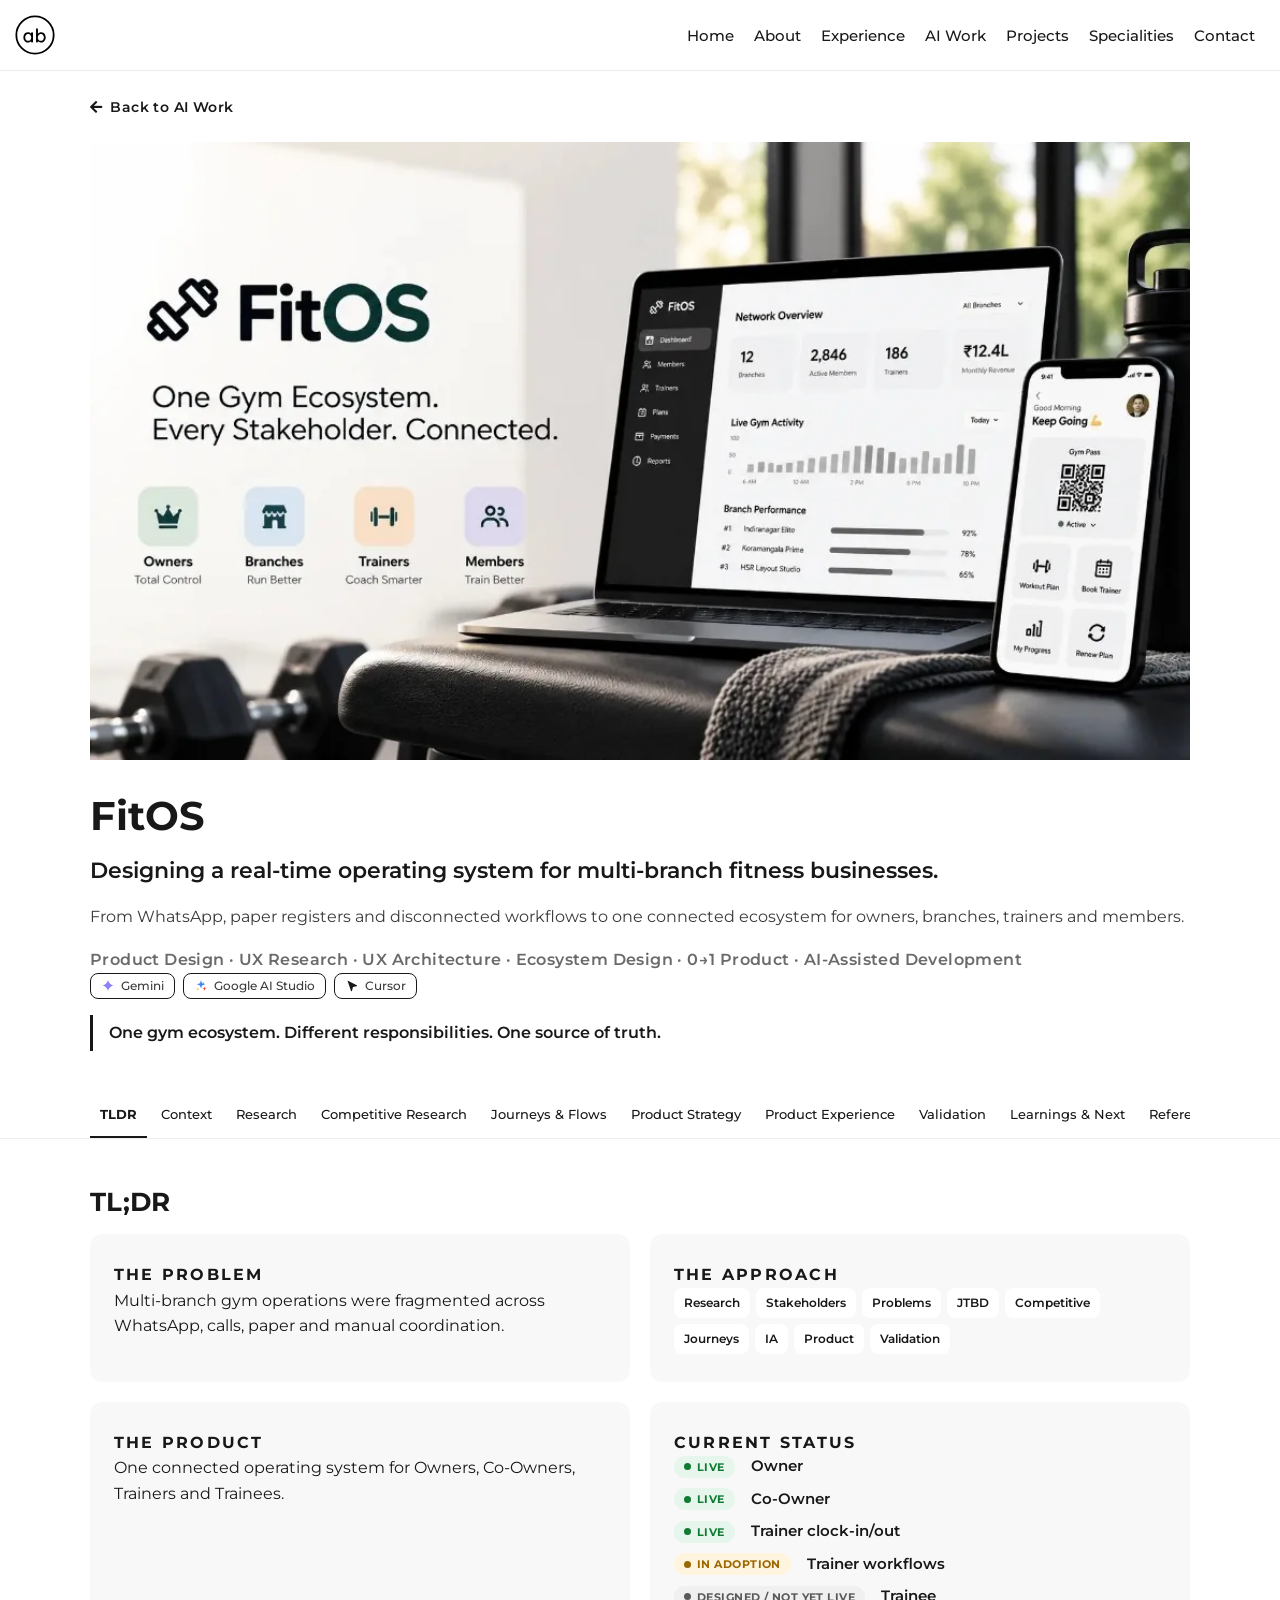
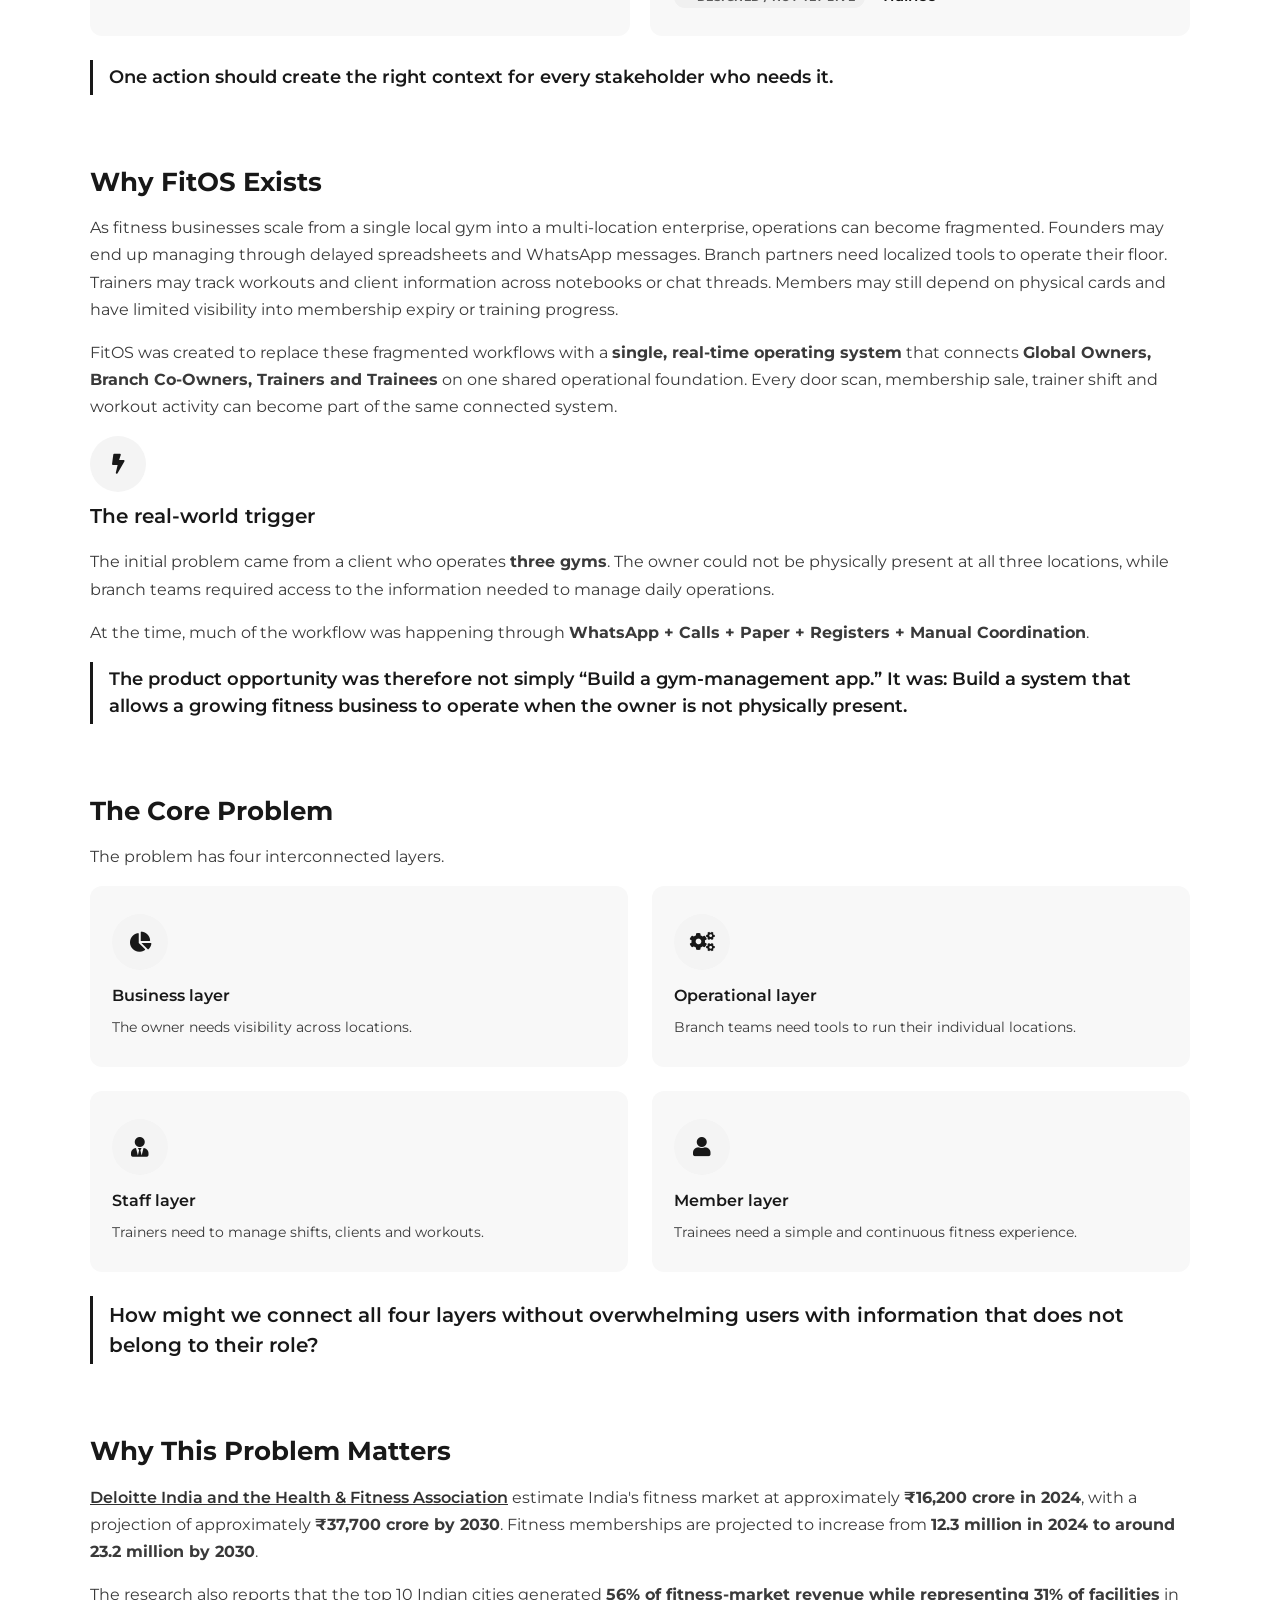
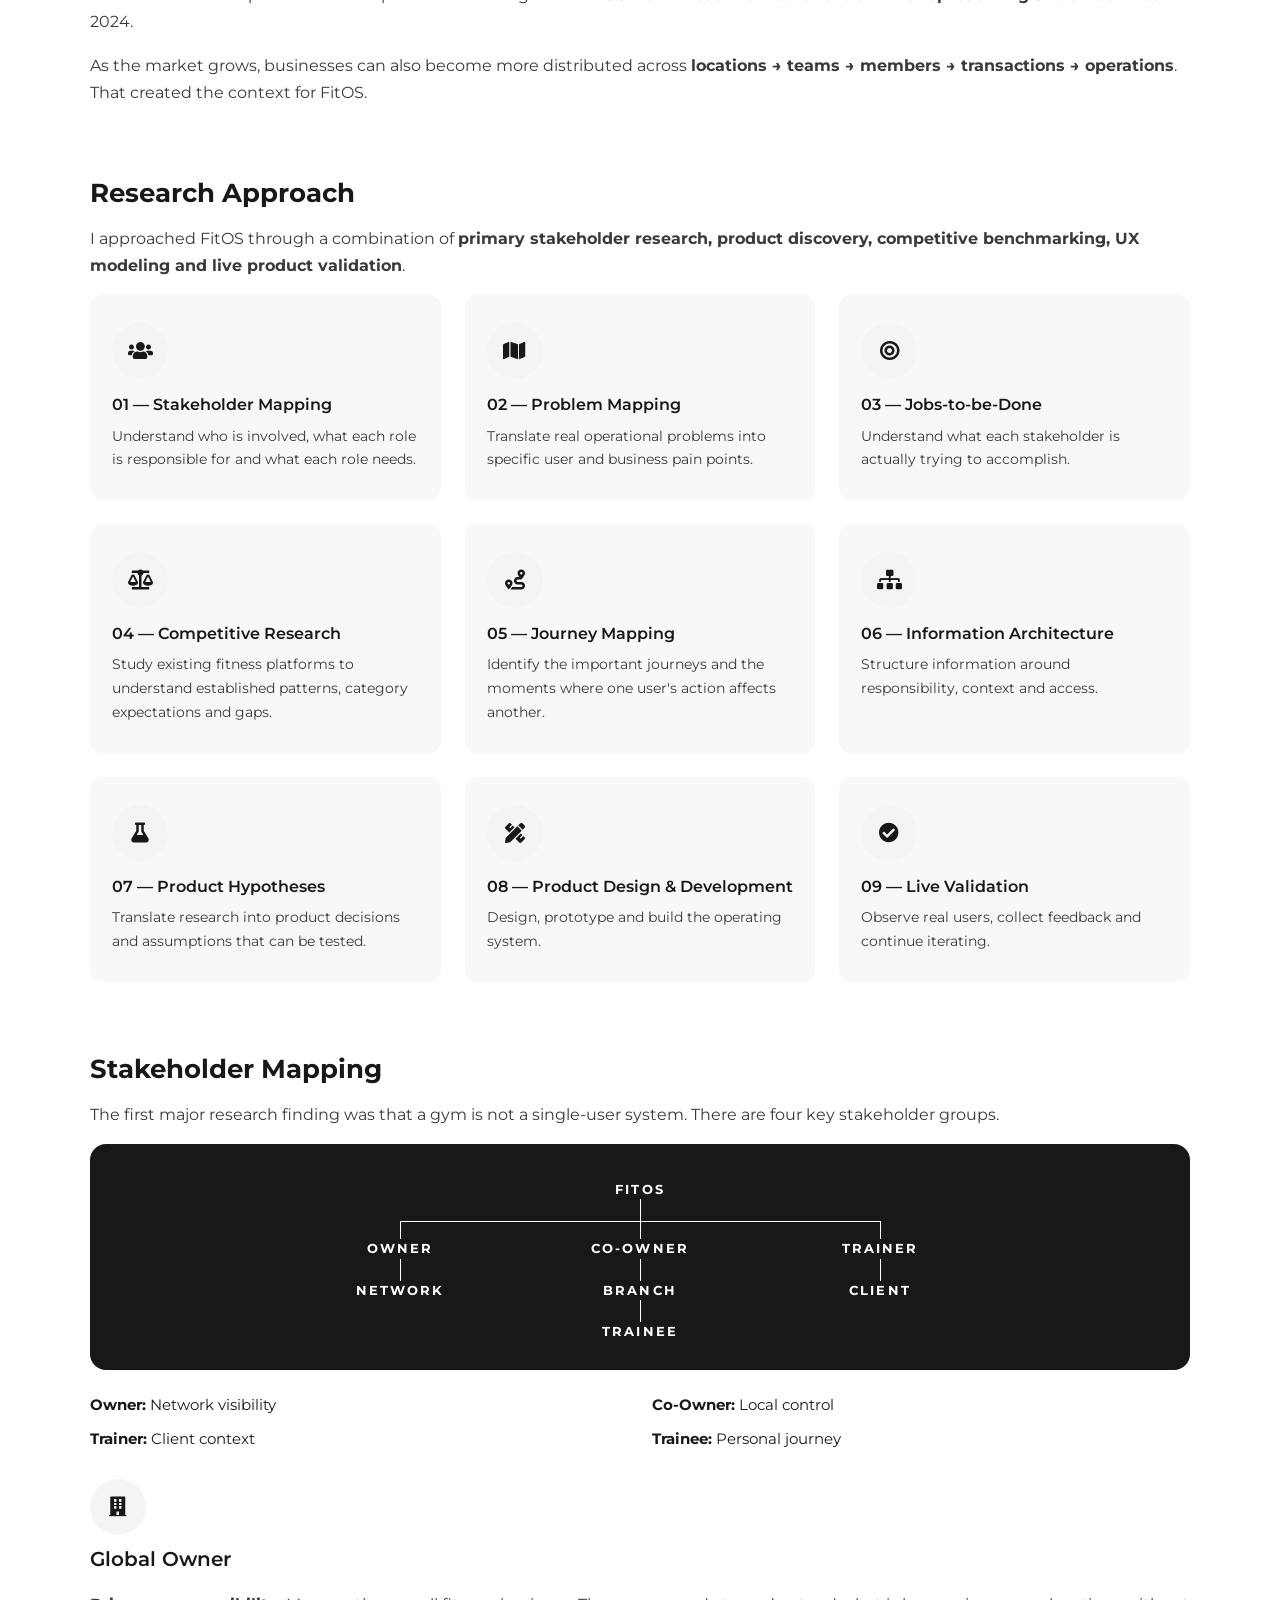
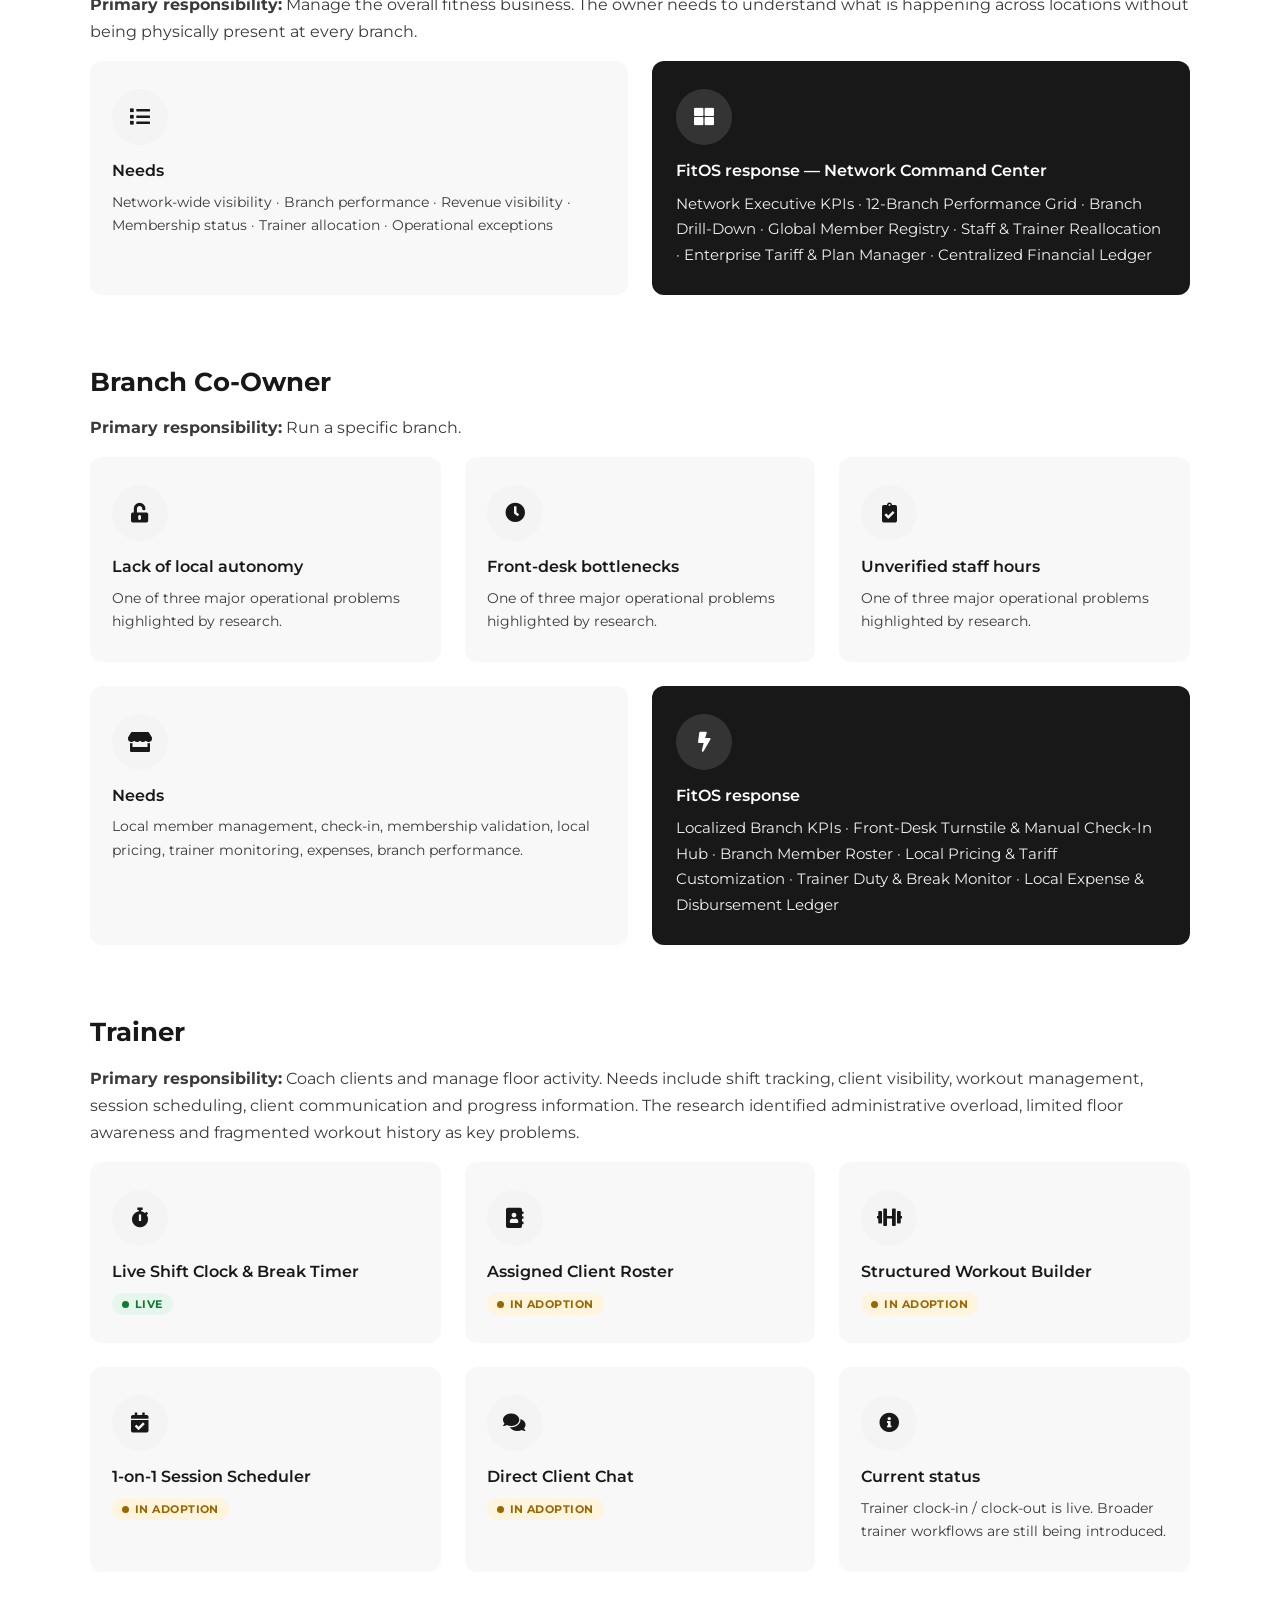
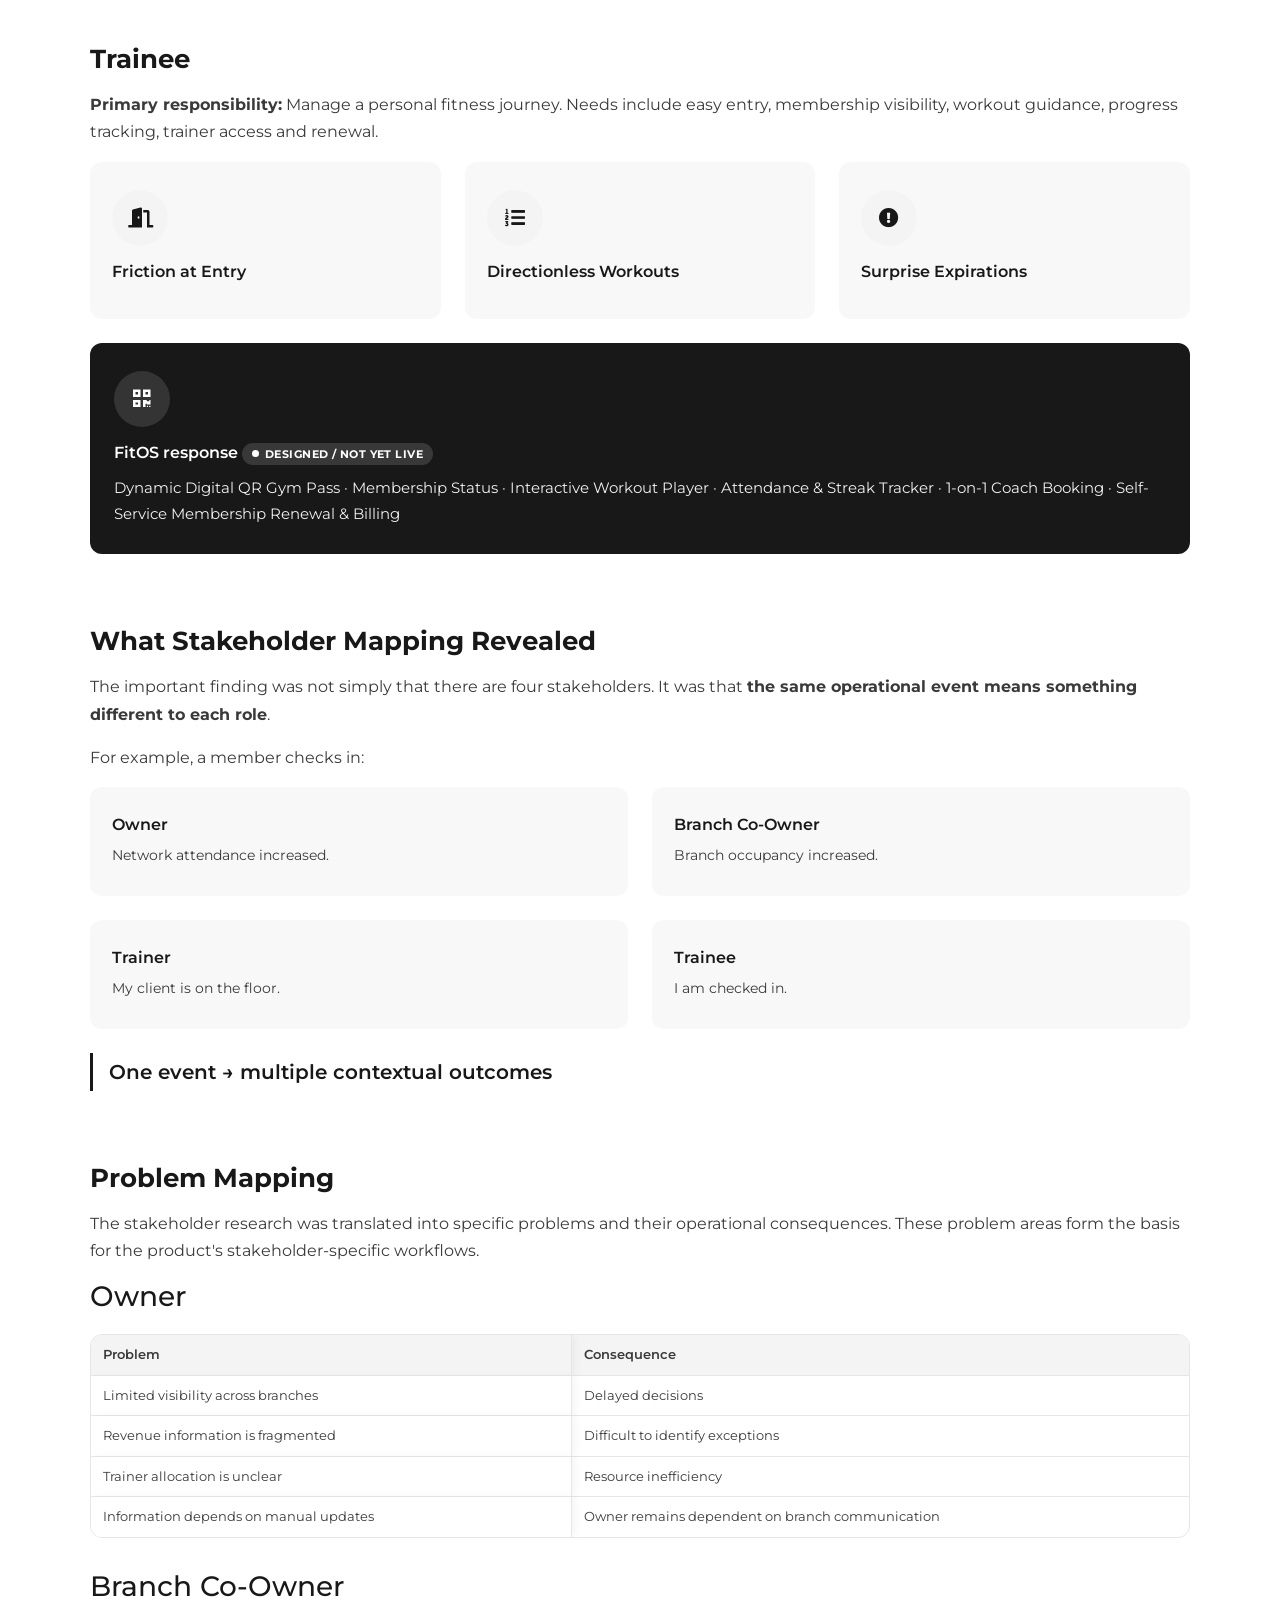
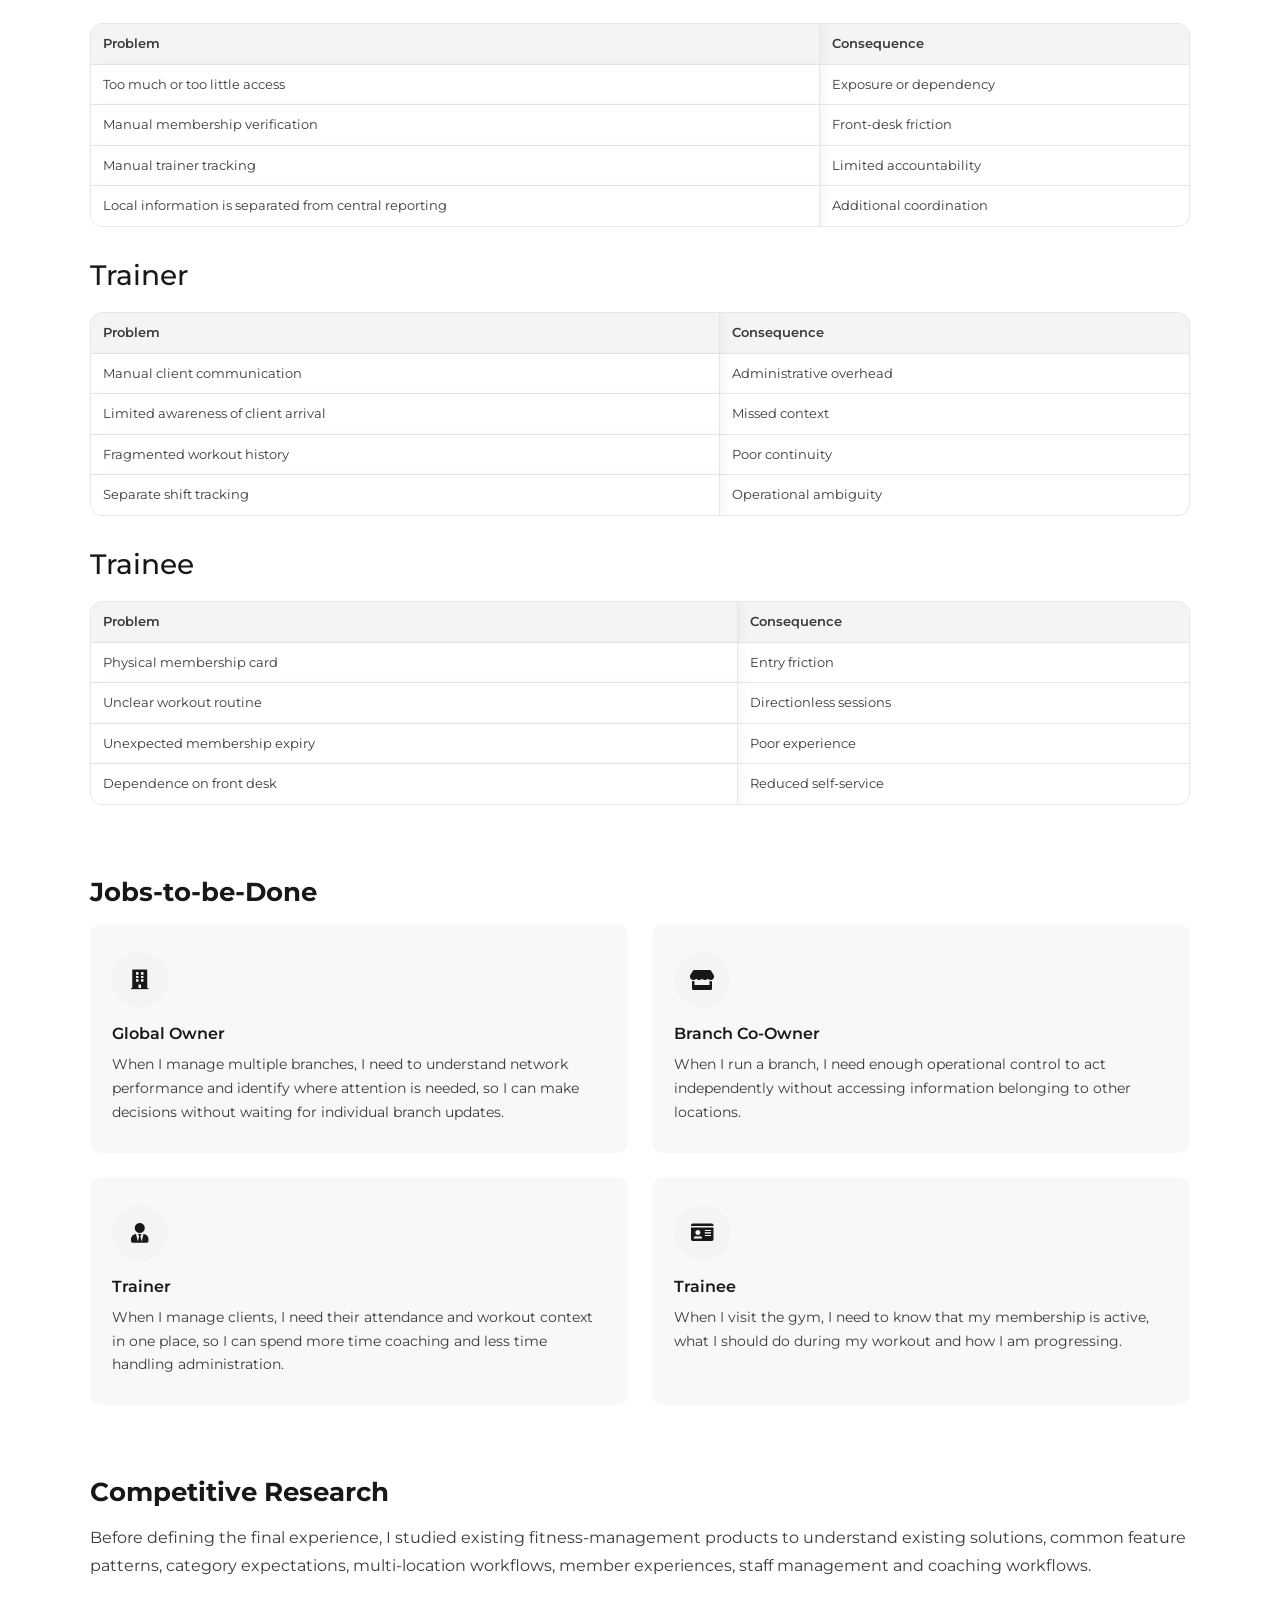
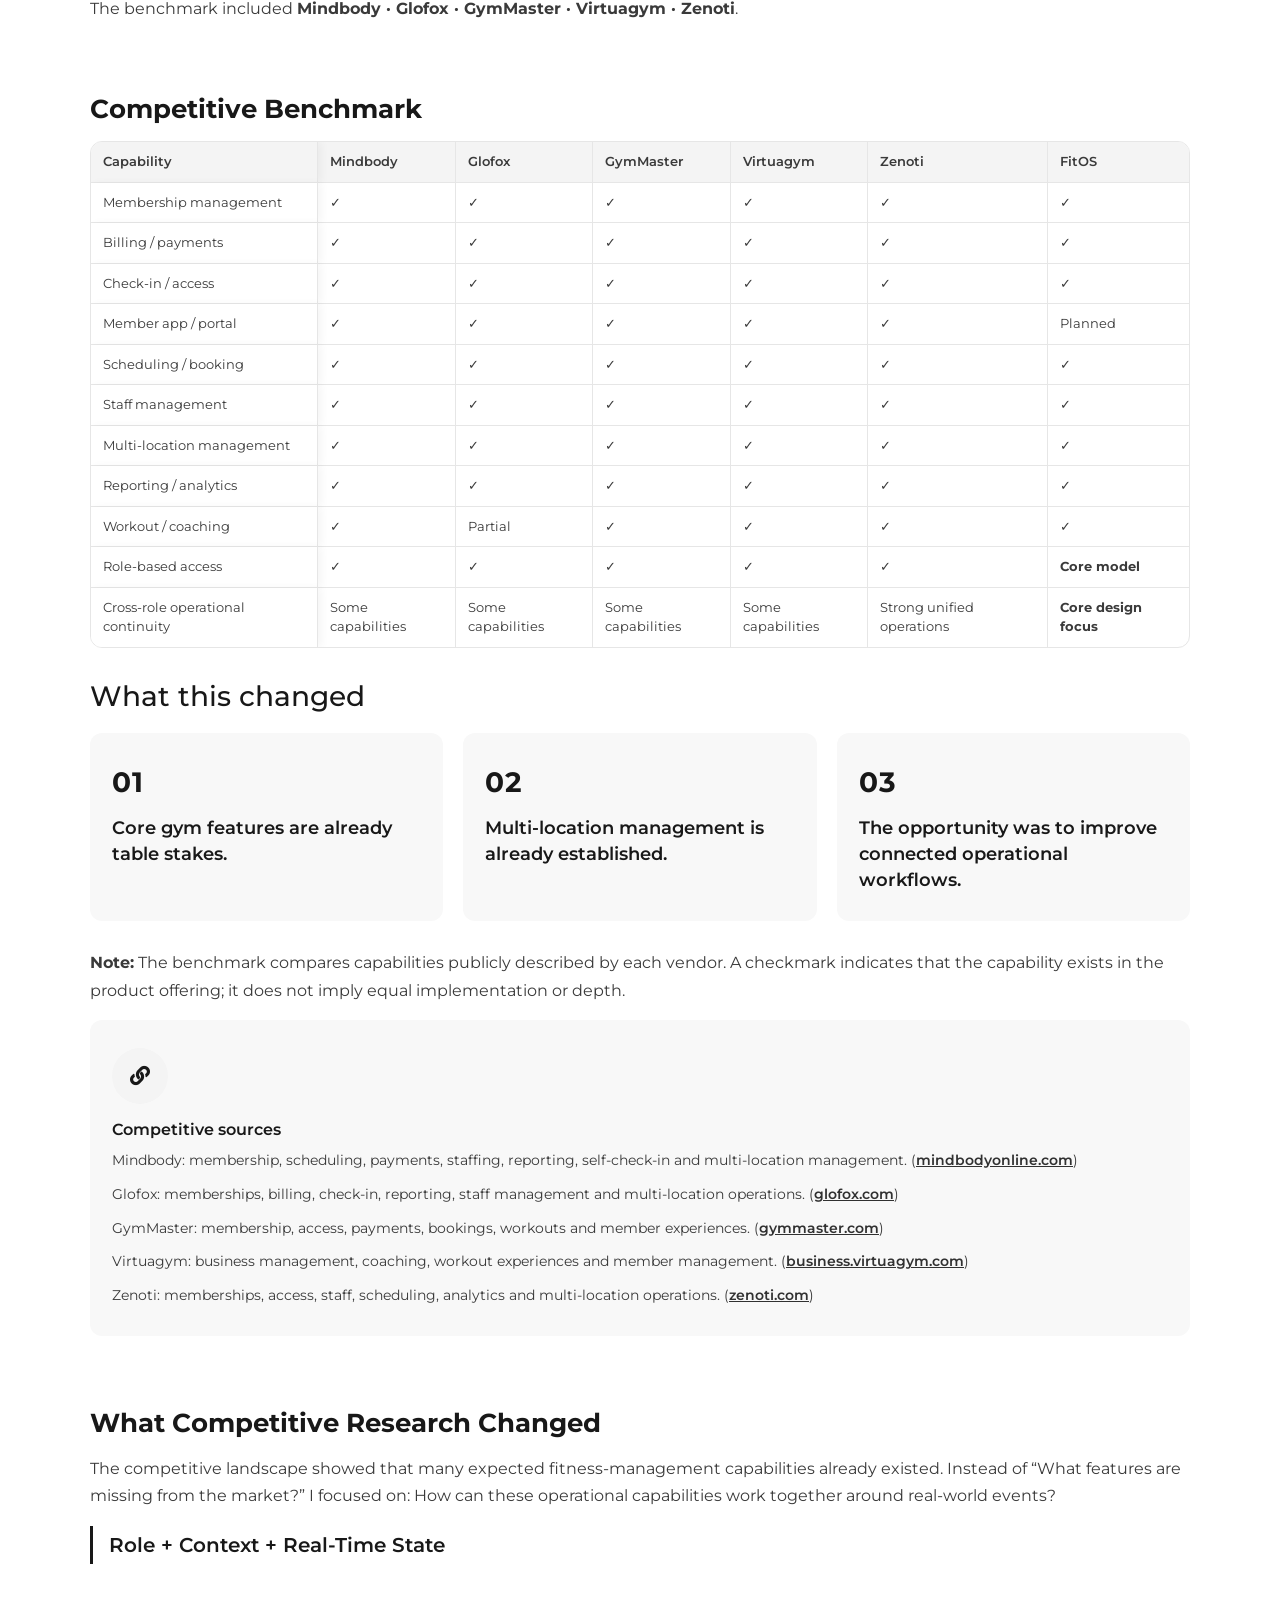
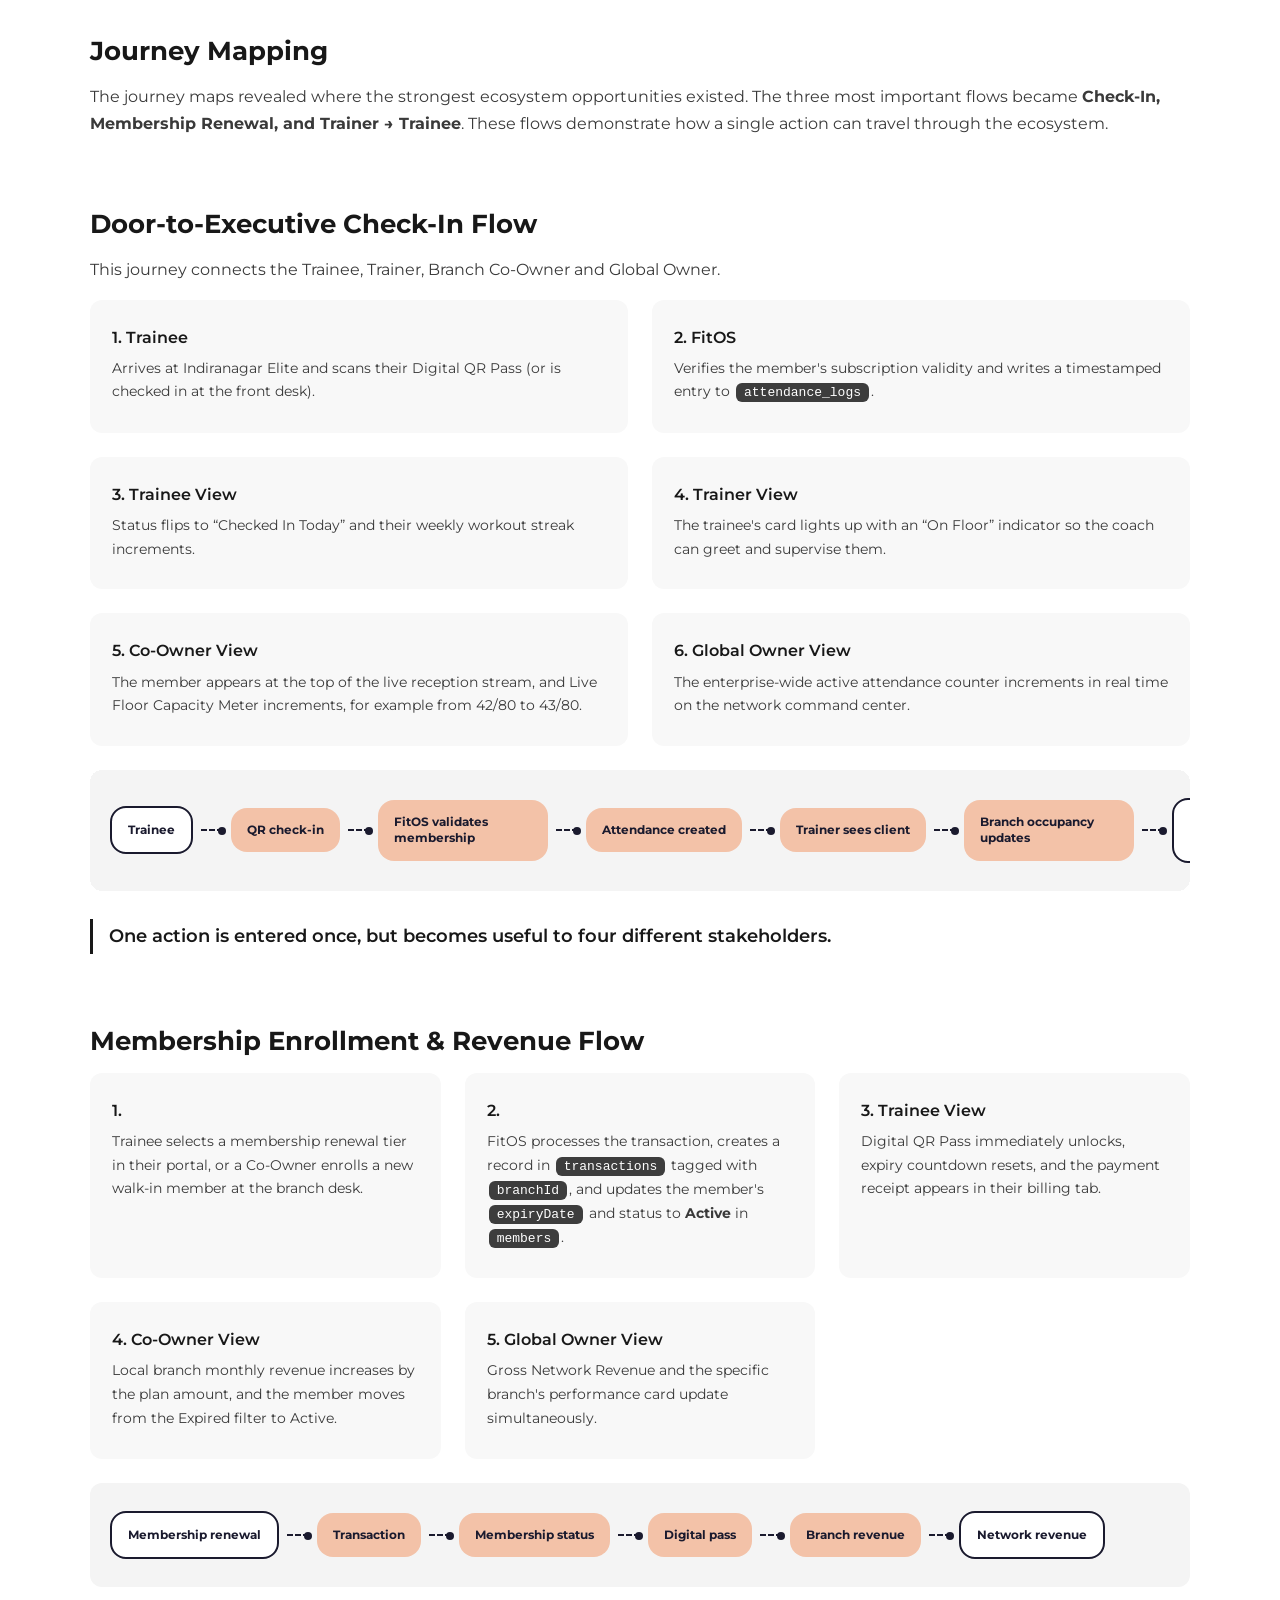
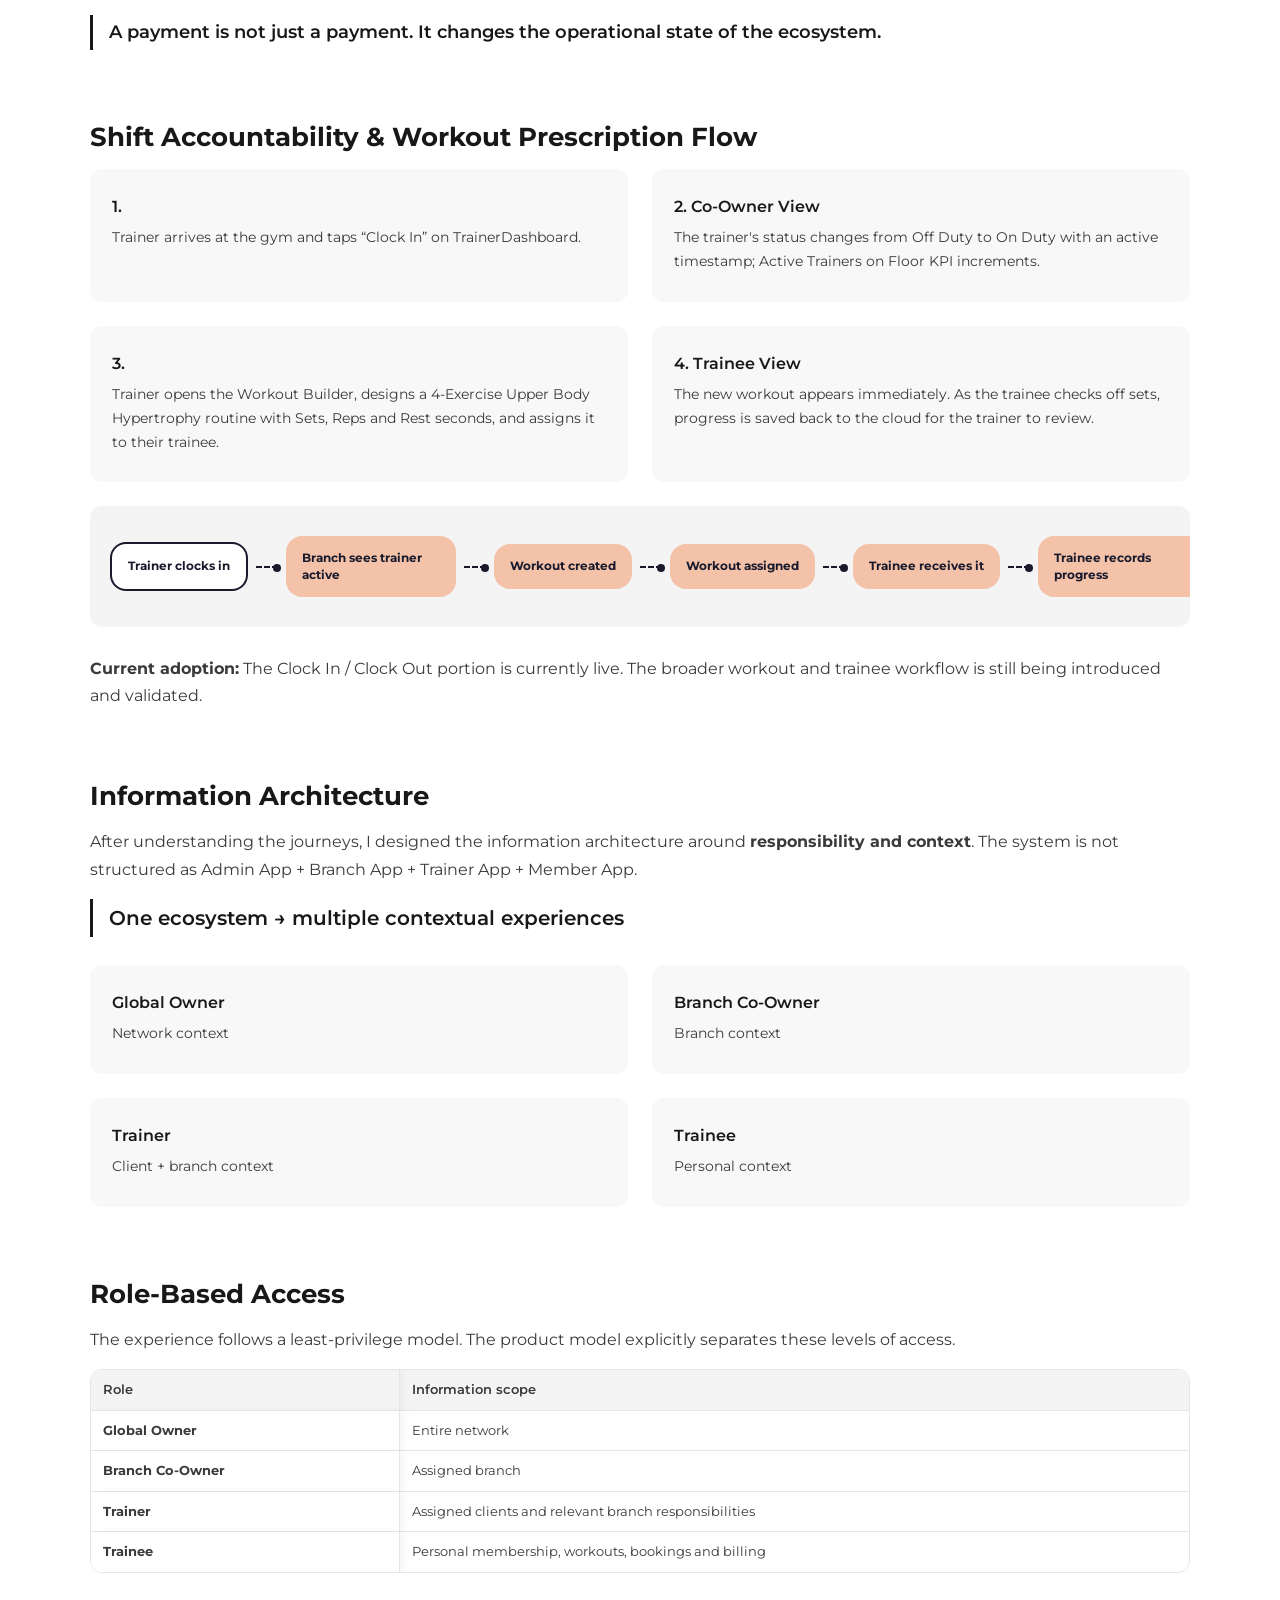
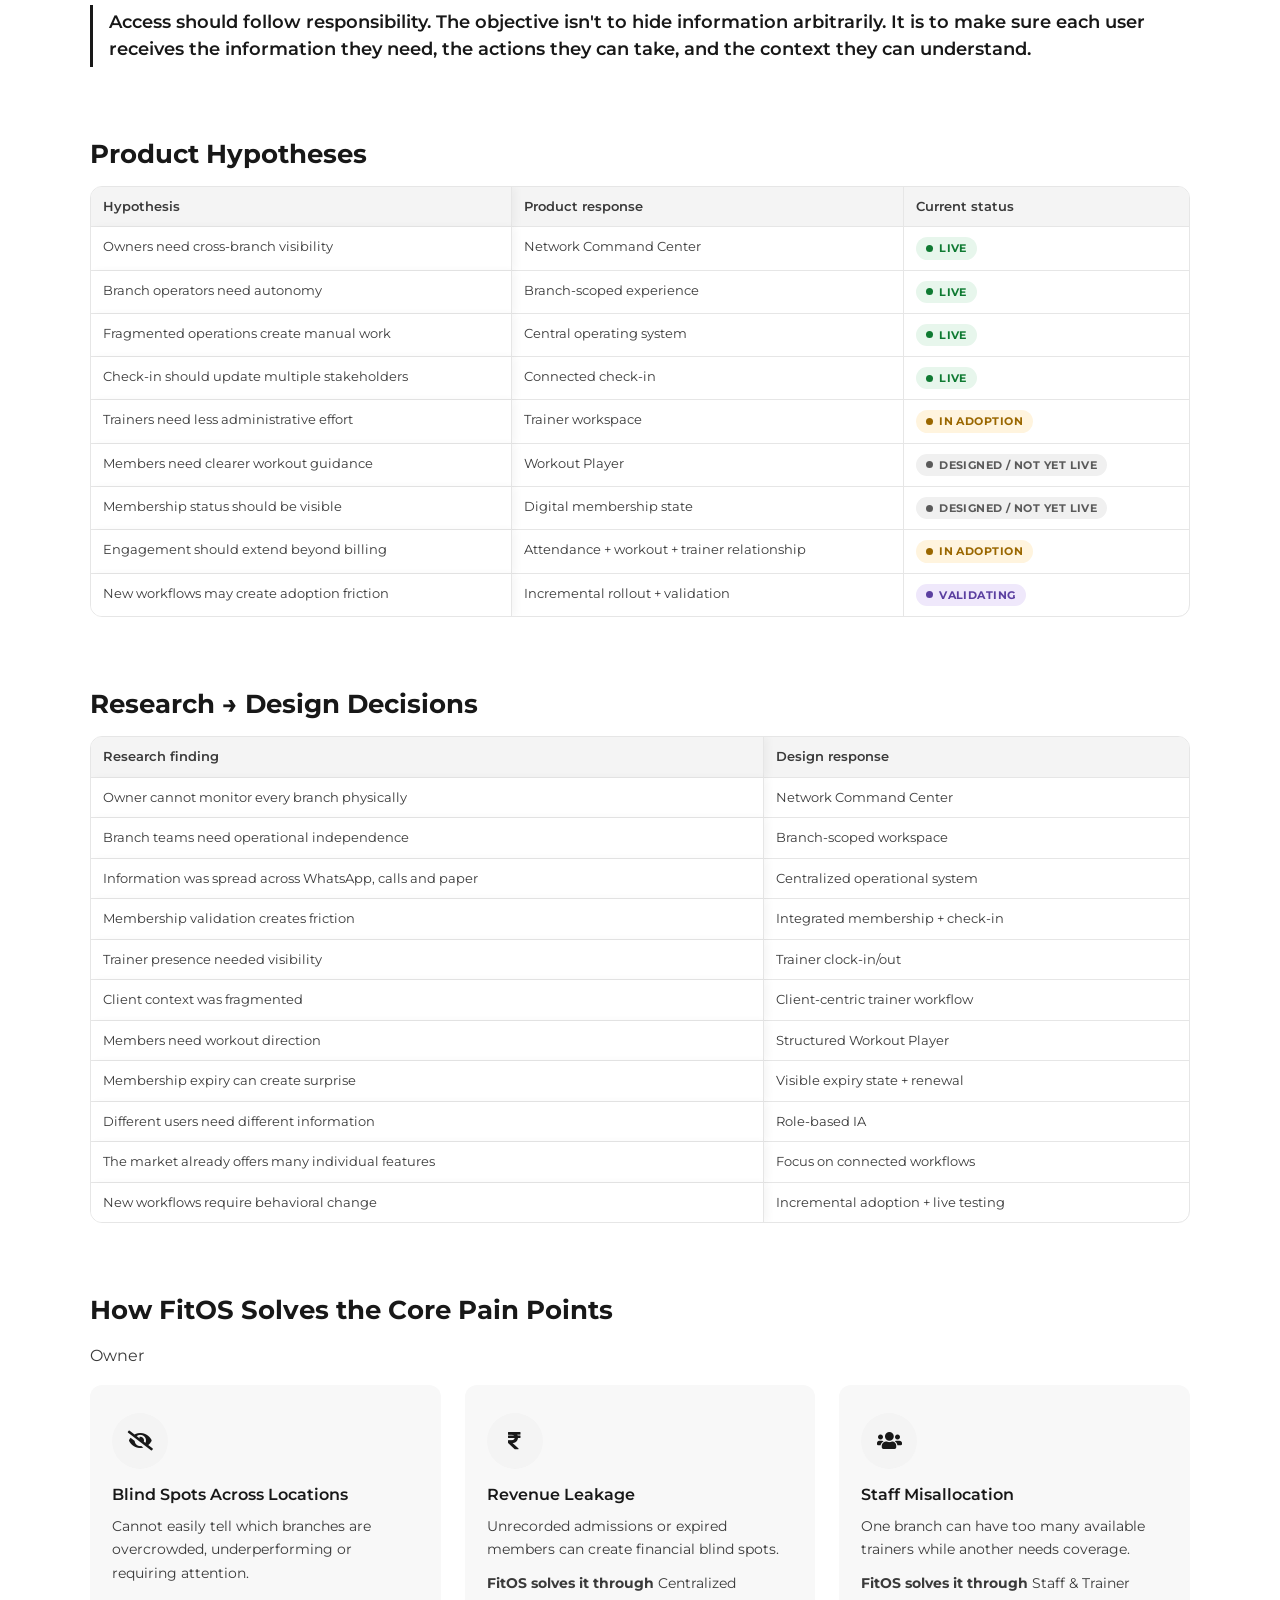
<file: website/work/fitos.html>
<!DOCTYPE html>
<html lang="en">

<head>
  <meta charset="utf-8" />
  <title>FitOS — Abhishek Bhowmick</title>
  <meta content="width=device-width, initial-scale=1.0" name="viewport" />
  <meta content="FitOS, gym OS, product design, UX research, Abhishek Bhowmick" name="keywords" />
  <meta
    content="Designing a real-time operating system for multi-branch fitness businesses."
    name="description" />
  <link rel="apple-touch-icon" sizes="180x180" href="../img/favicon.png" />
  <link href="../img/favicon.png" rel="icon" />
  <link href="https://fonts.googleapis.com/css2?family=Montserrat:wght@300;400;500;600;700&display=swap"
    rel="stylesheet" />
  <link href="https://stackpath.bootstrapcdn.com/bootstrap/4.4.1/css/bootstrap.min.css" rel="stylesheet" />
  <link href="https://cdnjs.cloudflare.com/ajax/libs/font-awesome/5.10.0/css/all.min.css" rel="stylesheet" />
  <link href="../lib/animate/animate.min.css" rel="stylesheet" />
  <link href="../css/style.css" rel="stylesheet" />
</head>

<body class="work-layout">
  <div class="navbar navbar-expand-lg bg-light navbar-light">
    <div class="container-fluid">
      <a href="../index.html" class="navbar-brand">
        <img src="../img/abhishek-bhowmick-logo.svg" alt="Abhishek" />
      </a>
      <button type="button" class="navbar-toggler" data-toggle="collapse" data-target="#navbarCollapse">
        <span class="navbar-toggler-icon"></span>
      </button>
      <div class="collapse navbar-collapse justify-content-between" id="navbarCollapse">
        <div class="navbar-nav ml-auto">
          <a href="../index.html#home" class="nav-item nav-link">Home</a>
          <a href="../index.html#about" class="nav-item nav-link">About</a>
          <a href="../index.html#experience" class="nav-item nav-link">Experience</a>
          <a href="../index.html#ai-work" class="nav-item nav-link">AI Work</a>
          <a href="../index.html#blog" class="nav-item nav-link">Projects</a>
          <a href="../index.html#service" class="nav-item nav-link">Specialities</a>
          <a href="../index.html#contact" class="nav-item nav-link">Contact</a>
        </div>
      </div>
    </div>
  </div>

  <main class="work-page">
    <div class="container-fluid">
      <div class="work-wrap">
        <a class="work-page-back" href="../index.html#ai-work"><i class="fas fa-arrow-left" aria-hidden="true"></i> Back to AI Work</a>
        <img class="work-hero-img" src="../img/projects/ai/Fitos-gym_ecosystem.webp"
          alt="FitOS — One Gym Ecosystem. Every Stakeholder. Connected." />
        <div class="work-hero-copy">
          <h1>FitOS</h1>
          <h2>Designing a real-time operating system for multi-branch fitness businesses.</h2>
          <p>From WhatsApp, paper registers and disconnected workflows to one connected ecosystem for owners, branches, trainers and members.</p>
          <p class="work-kicker">Product Design · UX Research · UX Architecture · Ecosystem Design · 0→1 Product · AI-Assisted Development</p>
          <div class="ai-work-chips">
            <span class="ai-chip"><svg viewBox="0 0 24 24" aria-hidden="true"><path fill="#8E80F5" d="M12 2c1.2 4.4 4.6 7.8 9 9-4.4 1.2-7.8 4.6-9 9-1.2-4.4-4.6-7.8-9-9 4.4-1.2 7.8-4.6 9-9z"></path></svg><span>Gemini</span></span>
            <span class="ai-chip"><svg viewBox="0 0 24 24" aria-hidden="true"><path fill="#4285F4" d="M12 2l1.8 5.4L19 9.2l-5.2 1.8L12 16.4 10.2 11 5 9.2l5.2-1.8z"></path><path fill="#EA4335" d="M18 13l.9 2.7 2.7.9-2.7.9L18 20.2l-.9-2.7-2.7-.9 2.7-.9z"></path><path fill="#FBBC05" d="M6.5 14.5l.7 2.1 2.1.7-2.1.7-.7 2.1-.7-2.1-2.1-.7 2.1-.7z"></path><path fill="#34A853" d="M16.2 5.2l.5 1.4 1.4.5-1.4.5-.5 1.4-.5-1.4-1.4-.5 1.4-.5z"></path></svg><span>Google AI Studio</span></span>
            <span class="ai-chip"><svg viewBox="0 0 24 24" aria-hidden="true"><path fill="#181818" d="M4.2 2.4l16 8.2c.8.4.7 1.6-.2 1.8l-6.4 1.5-1.5 6.4c-.2.9-1.4 1-1.8.2L4.2 2.4z"></path></svg><span>Cursor</span></span>
          </div>
          <p class="work-quote work-quote-center">One gym ecosystem. Different responsibilities. One source of truth.</p>
        </div>
      </div>
    </div>

    <nav class="work-tabs" aria-label="Case study sections">
      <div class="container-fluid">
        <div class="work-wrap">
          <div class="work-tabs-track">
            <a class="active" href="#tldr">TLDR</a>
            <a href="#context">Context</a>
            <a href="#research">Research</a>
            <a href="#competitive"><span class="work-tab-full">Competitive Research</span><span class="work-tab-short">Competitive</span></a>
            <a href="#journeys"><span class="work-tab-full">Journeys &amp; Flows</span><span class="work-tab-short">Journeys</span></a>
            <a href="#strategy"><span class="work-tab-full">Product Strategy</span><span class="work-tab-short">Strategy</span></a>
            <a href="#experience"><span class="work-tab-full">Product Experience</span><span class="work-tab-short">Experience</span></a>
            <a href="#validation">Validation</a>
            <a href="#learnings"><span class="work-tab-full">Learnings &amp; Next</span><span class="work-tab-short">Learnings</span></a>
            <a href="#references">References</a>
          </div>
        </div>
      </div>
    </nav>

    <div class="container-fluid">
      <div class="work-wrap">
        <section class="work-panel" id="tldr">
          <div class="work-section">
            <h2>TL;DR</h2>
            <div class="work-tldr">
              <article class="work-tldr-card">
                <p class="work-tldr-kicker">The problem</p>
                <p>Multi-branch gym operations were fragmented across WhatsApp, calls, paper and manual coordination.</p>
              </article>
              <article class="work-tldr-card">
                <p class="work-tldr-kicker">The approach</p>
                <div class="work-tldr-path">
                  <span>Research</span><span>Stakeholders</span><span>Problems</span><span>JTBD</span><span>Competitive</span><span>Journeys</span><span>IA</span><span>Product</span><span>Validation</span>
                </div>
              </article>
              <article class="work-tldr-card">
                <p class="work-tldr-kicker">The product</p>
                <p>One connected operating system for Owners, Co-Owners, Trainers and Trainees.</p>
              </article>
              <article class="work-tldr-card">
                <p class="work-tldr-kicker">Current status</p>
                <ul class="work-status-list">
                  <li><span class="work-pill work-pill-live">Live</span> Owner</li>
                  <li><span class="work-pill work-pill-live">Live</span> Co-Owner</li>
                  <li><span class="work-pill work-pill-live">Live</span> Trainer clock-in/out</li>
                  <li><span class="work-pill work-pill-adoption">In adoption</span> Trainer workflows</li>
                  <li><span class="work-pill work-pill-designed">Designed / not yet live</span> Trainee</li>
                </ul>
              </article>
            </div>
            <p class="work-quote">One action should create the right context for every stakeholder who needs it.</p>
          </div>
        </section>

        <section class="work-panel" id="context">
          <div class="work-section">
            <h2>Why FitOS Exists</h2>
            <p class="work-section-lead">As fitness businesses scale from a single local gym into a multi-location enterprise, operations can become fragmented. Founders may end up managing through delayed spreadsheets and WhatsApp messages. Branch partners need localized tools to operate their floor. Trainers may track workouts and client information across notebooks or chat threads. Members may still depend on physical cards and have limited visibility into membership expiry or training progress.</p>
            <p class="work-section-lead">FitOS was created to replace these fragmented workflows with a <strong>single, real-time operating system</strong> that connects <strong>Global Owners, Branch Co-Owners, Trainers and Trainees</strong> on one shared operational foundation. Every door scan, membership sale, trainer shift and workout activity can become part of the same connected system.</p>
            <div class="work-subsection">
              <div class="work-subsection-head">
                <div class="work-card-icon" aria-hidden="true"><i class="fas fa-bolt"></i></div>
                <h3>The real-world trigger</h3>
              </div>
              <p class="work-section-lead">The initial problem came from a client who operates <strong>three gyms</strong>. The owner could not be physically present at all three locations, while branch teams required access to the information needed to manage daily operations.</p>
              <p class="work-section-lead">At the time, much of the workflow was happening through <strong>WhatsApp + Calls + Paper + Registers + Manual Coordination</strong>.</p>
              <p class="work-quote">The product opportunity was therefore not simply “Build a gym-management app.” It was: Build a system that allows a growing fitness business to operate when the owner is not physically present.</p>
            </div>
          </div>
          <div class="work-section">
            <h2>The Core Problem</h2>
            <p class="work-section-lead">The problem has four interconnected layers.</p>
            <div class="work-card-grid-2">
              <div class="work-card">
                <div class="work-card-icon" aria-hidden="true"><i class="fas fa-chart-pie"></i></div>
                <h4>Business layer</h4>
                <p>The owner needs visibility across locations.</p>
              </div>
              <div class="work-card">
                <div class="work-card-icon" aria-hidden="true"><i class="fas fa-cogs"></i></div>
                <h4>Operational layer</h4>
                <p>Branch teams need tools to run their individual locations.</p>
              </div>
              <div class="work-card">
                <div class="work-card-icon" aria-hidden="true"><i class="fas fa-user-tie"></i></div>
                <h4>Staff layer</h4>
                <p>Trainers need to manage shifts, clients and workouts.</p>
              </div>
              <div class="work-card">
                <div class="work-card-icon" aria-hidden="true"><i class="fas fa-user"></i></div>
                <h4>Member layer</h4>
                <p>Trainees need a simple and continuous fitness experience.</p>
              </div>
            </div>
            <p class="work-quote work-quote-center">How might we connect all four layers without overwhelming users with information that does not belong to their role?</p>
          </div>
          <div class="work-section">
            <h2>Why This Problem Matters</h2>
            <p class="work-section-lead"><a href="https://www.deloitte.com/in/en/Industries/consumer/perspectives/india-fitness-market-report-2025.html" target="_blank" rel="noopener noreferrer">Deloitte India and the Health &amp; Fitness Association</a> estimate India's fitness market at approximately <strong>₹16,200 crore in 2024</strong>, with a projection of approximately <strong>₹37,700 crore by 2030</strong>. Fitness memberships are projected to increase from <strong>12.3 million in 2024 to around 23.2 million by 2030</strong>.</p>
            <p class="work-section-lead">The research also reports that the top 10 Indian cities generated <strong>56% of fitness-market revenue while representing 31% of facilities</strong> in 2024.</p>
            <p class="work-section-lead">As the market grows, businesses can also become more distributed across <strong>locations → teams → members → transactions → operations</strong>. That created the context for FitOS.</p>
          </div>
        </section>
        <section class="work-panel" id="research">
          <div class="work-section">
            <h2>Research Approach</h2>
            <p class="work-section-lead">I approached FitOS through a combination of <strong>primary stakeholder research, product discovery, competitive benchmarking, UX modeling and live product validation</strong>.</p>
            <div class="work-card-grid">
              <div class="work-card"><div class="work-card-icon" aria-hidden="true"><i class="fas fa-users"></i></div><h4>01 — Stakeholder Mapping</h4><p>Understand who is involved, what each role is responsible for and what each role needs.</p></div>
              <div class="work-card"><div class="work-card-icon" aria-hidden="true"><i class="fas fa-map"></i></div><h4>02 — Problem Mapping</h4><p>Translate real operational problems into specific user and business pain points.</p></div>
              <div class="work-card"><div class="work-card-icon" aria-hidden="true"><i class="fas fa-bullseye"></i></div><h4>03 — Jobs-to-be-Done</h4><p>Understand what each stakeholder is actually trying to accomplish.</p></div>
              <div class="work-card"><div class="work-card-icon" aria-hidden="true"><i class="fas fa-balance-scale"></i></div><h4>04 — Competitive Research</h4><p>Study existing fitness platforms to understand established patterns, category expectations and gaps.</p></div>
              <div class="work-card"><div class="work-card-icon" aria-hidden="true"><i class="fas fa-route"></i></div><h4>05 — Journey Mapping</h4><p>Identify the important journeys and the moments where one user's action affects another.</p></div>
              <div class="work-card"><div class="work-card-icon" aria-hidden="true"><i class="fas fa-sitemap"></i></div><h4>06 — Information Architecture</h4><p>Structure information around responsibility, context and access.</p></div>
              <div class="work-card"><div class="work-card-icon" aria-hidden="true"><i class="fas fa-flask"></i></div><h4>07 — Product Hypotheses</h4><p>Translate research into product decisions and assumptions that can be tested.</p></div>
              <div class="work-card"><div class="work-card-icon" aria-hidden="true"><i class="fas fa-pencil-ruler"></i></div><h4>08 — Product Design &amp; Development</h4><p>Design, prototype and build the operating system.</p></div>
              <div class="work-card"><div class="work-card-icon" aria-hidden="true"><i class="fas fa-check-circle"></i></div><h4>09 — Live Validation</h4><p>Observe real users, collect feedback and continue iterating.</p></div>
            </div>
          </div>
          <div class="work-section">
            <h2>Stakeholder Mapping</h2>
            <p class="work-section-lead">The first major research finding was that a gym is not a single-user system. There are four key stakeholder groups.</p>
            <div class="work-eco" aria-hidden="true">
              <div class="work-eco-root">FitOS</div>
              <div class="work-eco-vline"></div>
              <div class="work-eco-cols">
                <div class="work-eco-col">
                  <div class="work-eco-vline"></div>
                  <div class="work-eco-name">Owner</div>
                  <div class="work-eco-vline"></div>
                  <div class="work-eco-name">Network</div>
                </div>
                <div class="work-eco-col">
                  <div class="work-eco-vline"></div>
                  <div class="work-eco-name">Co-Owner</div>
                  <div class="work-eco-vline"></div>
                  <div class="work-eco-name">Branch</div>
                </div>
                <div class="work-eco-col">
                  <div class="work-eco-vline"></div>
                  <div class="work-eco-name">Trainer</div>
                  <div class="work-eco-vline"></div>
                  <div class="work-eco-name">Client</div>
                </div>
              </div>
              <div class="work-eco-vline"></div>
              <div class="work-eco-root">Trainee</div>
            </div>
            <div class="work-eco-captions">
              <p><strong>Owner:</strong> Network visibility</p>
              <p><strong>Co-Owner:</strong> Local control</p>
              <p><strong>Trainer:</strong> Client context</p>
              <p><strong>Trainee:</strong> Personal journey</p>
            </div>
            <div class="work-subsection">
              <div class="work-subsection-head"><div class="work-card-icon" aria-hidden="true"><i class="fas fa-building"></i></div><h3>Global Owner</h3></div>
              <p class="work-section-lead"><strong>Primary responsibility:</strong> Manage the overall fitness business. The owner needs to understand what is happening across locations without being physically present at every branch.</p>
              <div class="work-card-grid-2">
                <div class="work-card"><div class="work-card-icon" aria-hidden="true"><i class="fas fa-list"></i></div><h4>Needs</h4><p>Network-wide visibility · Branch performance · Revenue visibility · Membership status · Trainer allocation · Operational exceptions</p></div>
                <div class="work-solve"><div class="work-card-icon" aria-hidden="true"><i class="fas fa-th-large"></i></div><h4>FitOS response — Network Command Center</h4><p>Network Executive KPIs · 12-Branch Performance Grid · Branch Drill-Down · Global Member Registry · Staff &amp; Trainer Reallocation · Enterprise Tariff &amp; Plan Manager · Centralized Financial Ledger</p></div>
              </div>
            </div>
          </div>
          <div class="work-section">
            <h2>Branch Co-Owner</h2>
            <p class="work-section-lead"><strong>Primary responsibility:</strong> Run a specific branch.</p>
            <div class="work-card-grid">
              <div class="work-card"><div class="work-card-icon" aria-hidden="true"><i class="fas fa-unlock-alt"></i></div><h4>Lack of local autonomy</h4><p>One of three major operational problems highlighted by research.</p></div>
              <div class="work-card"><div class="work-card-icon" aria-hidden="true"><i class="fas fa-clock"></i></div><h4>Front-desk bottlenecks</h4><p>One of three major operational problems highlighted by research.</p></div>
              <div class="work-card"><div class="work-card-icon" aria-hidden="true"><i class="fas fa-clipboard-check"></i></div><h4>Unverified staff hours</h4><p>One of three major operational problems highlighted by research.</p></div>
            </div>
            <div class="work-card-grid-2">
              <div class="work-card"><div class="work-card-icon" aria-hidden="true"><i class="fas fa-store"></i></div><h4>Needs</h4><p>Local member management, check-in, membership validation, local pricing, trainer monitoring, expenses, branch performance.</p></div>
              <div class="work-solve"><div class="work-card-icon" aria-hidden="true"><i class="fas fa-bolt"></i></div><h4>FitOS response</h4><p>Localized Branch KPIs · Front-Desk Turnstile &amp; Manual Check-In Hub · Branch Member Roster · Local Pricing &amp; Tariff Customization · Trainer Duty &amp; Break Monitor · Local Expense &amp; Disbursement Ledger</p></div>
            </div>
          </div>
          <div class="work-section">
            <h2>Trainer</h2>
            <p class="work-section-lead"><strong>Primary responsibility:</strong> Coach clients and manage floor activity. Needs include shift tracking, client visibility, workout management, session scheduling, client communication and progress information. The research identified administrative overload, limited floor awareness and fragmented workout history as key problems.</p>
            <div class="work-card-grid">
              <div class="work-card"><div class="work-card-icon" aria-hidden="true"><i class="fas fa-stopwatch"></i></div><h4>Live Shift Clock &amp; Break Timer</h4><span class="work-pill work-pill-live">Live</span></div>
              <div class="work-card"><div class="work-card-icon" aria-hidden="true"><i class="fas fa-address-book"></i></div><h4>Assigned Client Roster</h4><span class="work-pill work-pill-adoption">In adoption</span></div>
              <div class="work-card"><div class="work-card-icon" aria-hidden="true"><i class="fas fa-dumbbell"></i></div><h4>Structured Workout Builder</h4><span class="work-pill work-pill-adoption">In adoption</span></div>
              <div class="work-card"><div class="work-card-icon" aria-hidden="true"><i class="fas fa-calendar-check"></i></div><h4>1-on-1 Session Scheduler</h4><span class="work-pill work-pill-adoption">In adoption</span></div>
              <div class="work-card"><div class="work-card-icon" aria-hidden="true"><i class="fas fa-comments"></i></div><h4>Direct Client Chat</h4><span class="work-pill work-pill-adoption">In adoption</span></div>
              <div class="work-card"><div class="work-card-icon" aria-hidden="true"><i class="fas fa-info-circle"></i></div><h4>Current status</h4><p>Trainer clock-in / clock-out is live. Broader trainer workflows are still being introduced.</p></div>
            </div>
          </div>
          <div class="work-section">
            <h2>Trainee</h2>
            <p class="work-section-lead"><strong>Primary responsibility:</strong> Manage a personal fitness journey. Needs include easy entry, membership visibility, workout guidance, progress tracking, trainer access and renewal.</p>
            <div class="work-card-grid">
              <div class="work-card"><div class="work-card-icon" aria-hidden="true"><i class="fas fa-door-open"></i></div><h4>Friction at Entry</h4></div>
              <div class="work-card"><div class="work-card-icon" aria-hidden="true"><i class="fas fa-list-ol"></i></div><h4>Directionless Workouts</h4></div>
              <div class="work-card"><div class="work-card-icon" aria-hidden="true"><i class="fas fa-exclamation-circle"></i></div><h4>Surprise Expirations</h4></div>
            </div>
            <div class="work-solve"><div class="work-card-icon" aria-hidden="true"><i class="fas fa-qrcode"></i></div><h4>FitOS response <span class="work-pill work-pill-designed">Designed / not yet live</span></h4><p>Dynamic Digital QR Gym Pass · Membership Status · Interactive Workout Player · Attendance &amp; Streak Tracker · 1-on-1 Coach Booking · Self-Service Membership Renewal &amp; Billing</p></div>
          </div>
          <div class="work-section">
            <h2>What Stakeholder Mapping Revealed</h2>
            <p class="work-section-lead">The important finding was not simply that there are four stakeholders. It was that <strong>the same operational event means something different to each role</strong>.</p>
            <p class="work-section-lead">For example, a member checks in:</p>
            <div class="work-card-grid-2">
              <div class="work-card"><h4>Owner</h4><p>Network attendance increased.</p></div>
              <div class="work-card"><h4>Branch Co-Owner</h4><p>Branch occupancy increased.</p></div>
              <div class="work-card"><h4>Trainer</h4><p>My client is on the floor.</p></div>
              <div class="work-card"><h4>Trainee</h4><p>I am checked in.</p></div>
            </div>
            <p class="work-quote work-quote-center">One event → multiple contextual outcomes</p>
          </div>
          <div class="work-section">
            <h2>Problem Mapping</h2>
            <p class="work-section-lead">The stakeholder research was translated into specific problems and their operational consequences. These problem areas form the basis for the product's stakeholder-specific workflows.</p>
            <h3 class="work-subsection-head">Owner</h3>
            <div class="work-table-wrap"><table class="work-table"><thead><tr><th>Problem</th><th>Consequence</th></tr></thead><tbody><tr><td>Limited visibility across branches</td><td>Delayed decisions</td></tr><tr><td>Revenue information is fragmented</td><td>Difficult to identify exceptions</td></tr><tr><td>Trainer allocation is unclear</td><td>Resource inefficiency</td></tr><tr><td>Information depends on manual updates</td><td>Owner remains dependent on branch communication</td></tr></tbody></table></div>
            <h3 class="work-subsection-head">Branch Co-Owner</h3>
            <div class="work-table-wrap"><table class="work-table"><thead><tr><th>Problem</th><th>Consequence</th></tr></thead><tbody><tr><td>Too much or too little access</td><td>Exposure or dependency</td></tr><tr><td>Manual membership verification</td><td>Front-desk friction</td></tr><tr><td>Manual trainer tracking</td><td>Limited accountability</td></tr><tr><td>Local information is separated from central reporting</td><td>Additional coordination</td></tr></tbody></table></div>
            <h3 class="work-subsection-head">Trainer</h3>
            <div class="work-table-wrap"><table class="work-table"><thead><tr><th>Problem</th><th>Consequence</th></tr></thead><tbody><tr><td>Manual client communication</td><td>Administrative overhead</td></tr><tr><td>Limited awareness of client arrival</td><td>Missed context</td></tr><tr><td>Fragmented workout history</td><td>Poor continuity</td></tr><tr><td>Separate shift tracking</td><td>Operational ambiguity</td></tr></tbody></table></div>
            <h3 class="work-subsection-head">Trainee</h3>
            <div class="work-table-wrap"><table class="work-table"><thead><tr><th>Problem</th><th>Consequence</th></tr></thead><tbody><tr><td>Physical membership card</td><td>Entry friction</td></tr><tr><td>Unclear workout routine</td><td>Directionless sessions</td></tr><tr><td>Unexpected membership expiry</td><td>Poor experience</td></tr><tr><td>Dependence on front desk</td><td>Reduced self-service</td></tr></tbody></table></div>
          </div>
          <div class="work-section">
            <h2>Jobs-to-be-Done</h2>
            <div class="work-card-grid-2">
              <div class="work-card"><div class="work-card-icon" aria-hidden="true"><i class="fas fa-building"></i></div><h4>Global Owner</h4><p>When I manage multiple branches, I need to understand network performance and identify where attention is needed, so I can make decisions without waiting for individual branch updates.</p></div>
              <div class="work-card"><div class="work-card-icon" aria-hidden="true"><i class="fas fa-store"></i></div><h4>Branch Co-Owner</h4><p>When I run a branch, I need enough operational control to act independently without accessing information belonging to other locations.</p></div>
              <div class="work-card"><div class="work-card-icon" aria-hidden="true"><i class="fas fa-user-tie"></i></div><h4>Trainer</h4><p>When I manage clients, I need their attendance and workout context in one place, so I can spend more time coaching and less time handling administration.</p></div>
              <div class="work-card"><div class="work-card-icon" aria-hidden="true"><i class="fas fa-id-card"></i></div><h4>Trainee</h4><p>When I visit the gym, I need to know that my membership is active, what I should do during my workout and how I am progressing.</p></div>
            </div>
          </div>
        </section>
        <section class="work-panel" id="competitive">
          <div class="work-section">
            <h2>Competitive Research</h2>
            <p class="work-section-lead">Before defining the final experience, I studied existing fitness-management products to understand existing solutions, common feature patterns, category expectations, multi-location workflows, member experiences, staff management and coaching workflows.</p>
            <p class="work-section-lead">The benchmark included <strong>Mindbody · Glofox · GymMaster · Virtuagym · Zenoti</strong>.</p>
          </div>
          <div class="work-section">
            <h2>Competitive Benchmark</h2>
            <div class="work-table-wrap">
              <table class="work-table work-table-wide">
                <thead>
                  <tr>
                    <th>Capability</th>
                    <th>Mindbody</th>
                    <th>Glofox</th>
                    <th>GymMaster</th>
                    <th>Virtuagym</th>
                    <th>Zenoti</th>
                    <th>FitOS</th>
                  </tr>
                </thead>
                <tbody>
                  <tr><td>Membership management</td><td>✓</td><td>✓</td><td>✓</td><td>✓</td><td>✓</td><td>✓</td></tr>
                  <tr><td>Billing / payments</td><td>✓</td><td>✓</td><td>✓</td><td>✓</td><td>✓</td><td>✓</td></tr>
                  <tr><td>Check-in / access</td><td>✓</td><td>✓</td><td>✓</td><td>✓</td><td>✓</td><td>✓</td></tr>
                  <tr><td>Member app / portal</td><td>✓</td><td>✓</td><td>✓</td><td>✓</td><td>✓</td><td>Planned</td></tr>
                  <tr><td>Scheduling / booking</td><td>✓</td><td>✓</td><td>✓</td><td>✓</td><td>✓</td><td>✓</td></tr>
                  <tr><td>Staff management</td><td>✓</td><td>✓</td><td>✓</td><td>✓</td><td>✓</td><td>✓</td></tr>
                  <tr><td>Multi-location management</td><td>✓</td><td>✓</td><td>✓</td><td>✓</td><td>✓</td><td>✓</td></tr>
                  <tr><td>Reporting / analytics</td><td>✓</td><td>✓</td><td>✓</td><td>✓</td><td>✓</td><td>✓</td></tr>
                  <tr><td>Workout / coaching</td><td>✓</td><td>Partial</td><td>✓</td><td>✓</td><td>✓</td><td>✓</td></tr>
                  <tr><td>Role-based access</td><td>✓</td><td>✓</td><td>✓</td><td>✓</td><td>✓</td><td><strong>Core model</strong></td></tr>
                  <tr><td>Cross-role operational continuity</td><td>Some capabilities</td><td>Some capabilities</td><td>Some capabilities</td><td>Some capabilities</td><td>Strong unified operations</td><td><strong>Core design focus</strong></td></tr>
                </tbody>
              </table>
            </div>
            <h3 class="work-subsection-head">What this changed</h3>
            <div class="work-findings">
              <article class="work-finding">
                <span class="work-finding-num">01</span>
                <p>Core gym features are already table stakes.</p>
              </article>
              <article class="work-finding">
                <span class="work-finding-num">02</span>
                <p>Multi-location management is already established.</p>
              </article>
              <article class="work-finding">
                <span class="work-finding-num">03</span>
                <p>The opportunity was to improve connected operational workflows.</p>
              </article>
            </div>
            <p class="work-section-lead"><strong>Note:</strong> The benchmark compares capabilities publicly described by each vendor. A checkmark indicates that the capability exists in the product offering; it does not imply equal implementation or depth.</p>
            <div class="work-card work-stack">
              <div class="work-card-icon" aria-hidden="true"><i class="fas fa-link"></i></div>
              <h4>Competitive sources</h4>
              <p>Mindbody: membership, scheduling, payments, staffing, reporting, self-check-in and multi-location management. (<a href="https://www.mindbodyonline.com/business/fitness" target="_blank" rel="noopener noreferrer">mindbodyonline.com</a>)</p>
              <p>Glofox: memberships, billing, check-in, reporting, staff management and multi-location operations. (<a href="https://www.glofox.com/" target="_blank" rel="noopener noreferrer">glofox.com</a>)</p>
              <p>GymMaster: membership, access, payments, bookings, workouts and member experiences. (<a href="https://www.gymmaster.com/" target="_blank" rel="noopener noreferrer">gymmaster.com</a>)</p>
              <p>Virtuagym: business management, coaching, workout experiences and member management. (<a href="https://business.virtuagym.com/" target="_blank" rel="noopener noreferrer">business.virtuagym.com</a>)</p>
              <p>Zenoti: memberships, access, staff, scheduling, analytics and multi-location operations. (<a href="https://www.zenoti.com/fitness-center-membership-software" target="_blank" rel="noopener noreferrer">zenoti.com</a>)</p>
            </div>
          </div>
          <div class="work-section">
            <h2>What Competitive Research Changed</h2>
            <p class="work-section-lead">The competitive landscape showed that many expected fitness-management capabilities already existed. Instead of “What features are missing from the market?” I focused on: How can these operational capabilities work together around real-world events?</p>
            <p class="work-quote work-quote-center">Role + Context + Real-Time State</p>
          </div>
        </section>

        <section class="work-panel" id="journeys">
          <div class="work-section">
            <h2>Journey Mapping</h2>
            <p class="work-section-lead">The journey maps revealed where the strongest ecosystem opportunities existed. The three most important flows became <strong>Check-In, Membership Renewal, and Trainer → Trainee</strong>. These flows demonstrate how a single action can travel through the ecosystem.</p>
          </div>
          <div class="work-section">
            <h2>Door-to-Executive Check-In Flow</h2>
            <p class="work-section-lead">This journey connects the Trainee, Trainer, Branch Co-Owner and Global Owner.</p>
            <div class="work-card-grid-2">
              <div class="work-card"><h4>1. Trainee</h4><p>Arrives at Indiranagar Elite and scans their Digital QR Pass (or is checked in at the front desk).</p></div>
              <div class="work-card"><h4>2. FitOS</h4><p>Verifies the member's subscription validity and writes a timestamped entry to <code class="work-code">attendance_logs</code>.</p></div>
              <div class="work-card"><h4>3. Trainee View</h4><p>Status flips to “Checked In Today” and their weekly workout streak increments.</p></div>
              <div class="work-card"><h4>4. Trainer View</h4><p>The trainee's card lights up with an “On Floor” indicator so the coach can greet and supervise them.</p></div>
              <div class="work-card"><h4>5. Co-Owner View</h4><p>The member appears at the top of the live reception stream, and Live Floor Capacity Meter increments, for example from 42/80 to 43/80.</p></div>
              <div class="work-card"><h4>6. Global Owner View</h4><p>The enterprise-wide active attendance counter increments in real time on the network command center.</p></div>
            </div>
            <div class="work-flow"><div class="work-flow-node work-flow-start">Trainee</div><span class="work-flow-join" aria-hidden="true"></span><div class="work-flow-node">QR check-in</div><span class="work-flow-join" aria-hidden="true"></span><div class="work-flow-node">FitOS validates membership</div><span class="work-flow-join" aria-hidden="true"></span><div class="work-flow-node">Attendance created</div><span class="work-flow-join" aria-hidden="true"></span><div class="work-flow-node">Trainer sees client</div><span class="work-flow-join" aria-hidden="true"></span><div class="work-flow-node">Branch occupancy updates</div><span class="work-flow-join" aria-hidden="true"></span><div class="work-flow-node work-flow-end">Owner sees network activity</div></div>
            <p class="work-quote">One action is entered once, but becomes useful to four different stakeholders.</p>
          </div>
          <div class="work-section">
            <h2>Membership Enrollment &amp; Revenue Flow</h2>
            <div class="work-card-grid">
              <div class="work-card"><h4>1.</h4><p>Trainee selects a membership renewal tier in their portal, or a Co-Owner enrolls a new walk-in member at the branch desk.</p></div>
              <div class="work-card"><h4>2.</h4><p>FitOS processes the transaction, creates a record in <code class="work-code">transactions</code> tagged with <code class="work-code">branchId</code>, and updates the member's <code class="work-code">expiryDate</code> and status to <strong>Active</strong> in <code class="work-code">members</code>.</p></div>
              <div class="work-card"><h4>3. Trainee View</h4><p>Digital QR Pass immediately unlocks, expiry countdown resets, and the payment receipt appears in their billing tab.</p></div>
              <div class="work-card"><h4>4. Co-Owner View</h4><p>Local branch monthly revenue increases by the plan amount, and the member moves from the Expired filter to Active.</p></div>
              <div class="work-card"><h4>5. Global Owner View</h4><p>Gross Network Revenue and the specific branch's performance card update simultaneously.</p></div>
            </div>
            <div class="work-flow"><div class="work-flow-node work-flow-start">Membership renewal</div><span class="work-flow-join" aria-hidden="true"></span><div class="work-flow-node">Transaction</div><span class="work-flow-join" aria-hidden="true"></span><div class="work-flow-node">Membership status</div><span class="work-flow-join" aria-hidden="true"></span><div class="work-flow-node">Digital pass</div><span class="work-flow-join" aria-hidden="true"></span><div class="work-flow-node">Branch revenue</div><span class="work-flow-join" aria-hidden="true"></span><div class="work-flow-node work-flow-end">Network revenue</div></div>
            <p class="work-quote">A payment is not just a payment. It changes the operational state of the ecosystem.</p>
          </div>
          <div class="work-section">
            <h2>Shift Accountability &amp; Workout Prescription Flow</h2>
            <div class="work-card-grid-2">
              <div class="work-card"><h4>1.</h4><p>Trainer arrives at the gym and taps “Clock In” on TrainerDashboard.</p></div>
              <div class="work-card"><h4>2. Co-Owner View</h4><p>The trainer's status changes from Off Duty to On Duty with an active timestamp; Active Trainers on Floor KPI increments.</p></div>
              <div class="work-card"><h4>3.</h4><p>Trainer opens the Workout Builder, designs a 4-Exercise Upper Body Hypertrophy routine with Sets, Reps and Rest seconds, and assigns it to their trainee.</p></div>
              <div class="work-card"><h4>4. Trainee View</h4><p>The new workout appears immediately. As the trainee checks off sets, progress is saved back to the cloud for the trainer to review.</p></div>
            </div>
            <div class="work-flow"><div class="work-flow-node work-flow-start">Trainer clocks in</div><span class="work-flow-join" aria-hidden="true"></span><div class="work-flow-node">Branch sees trainer active</div><span class="work-flow-join" aria-hidden="true"></span><div class="work-flow-node">Workout created</div><span class="work-flow-join" aria-hidden="true"></span><div class="work-flow-node">Workout assigned</div><span class="work-flow-join" aria-hidden="true"></span><div class="work-flow-node">Trainee receives it</div><span class="work-flow-join" aria-hidden="true"></span><div class="work-flow-node">Trainee records progress</div><span class="work-flow-join" aria-hidden="true"></span><div class="work-flow-node work-flow-end">Trainer reviews progress</div></div>
            <p class="work-section-lead"><strong>Current adoption:</strong> The Clock In / Clock Out portion is currently live. The broader workout and trainee workflow is still being introduced and validated.</p>
          </div>
          <div class="work-section">
            <h2>Information Architecture</h2>
            <p class="work-section-lead">After understanding the journeys, I designed the information architecture around <strong>responsibility and context</strong>. The system is not structured as Admin App + Branch App + Trainer App + Member App.</p>
            <p class="work-quote work-quote-center">One ecosystem → multiple contextual experiences</p>
            <div class="work-card-grid-2">
              <div class="work-card"><h4>Global Owner</h4><p>Network context</p></div>
              <div class="work-card"><h4>Branch Co-Owner</h4><p>Branch context</p></div>
              <div class="work-card"><h4>Trainer</h4><p>Client + branch context</p></div>
              <div class="work-card"><h4>Trainee</h4><p>Personal context</p></div>
            </div>
          </div>
          <div class="work-section">
            <h2>Role-Based Access</h2>
            <p class="work-section-lead">The experience follows a least-privilege model. The product model explicitly separates these levels of access.</p>
            <div class="work-table-wrap"><table class="work-table"><thead><tr><th>Role</th><th>Information scope</th></tr></thead><tbody><tr><td><strong>Global Owner</strong></td><td>Entire network</td></tr><tr><td><strong>Branch Co-Owner</strong></td><td>Assigned branch</td></tr><tr><td><strong>Trainer</strong></td><td>Assigned clients and relevant branch responsibilities</td></tr><tr><td><strong>Trainee</strong></td><td>Personal membership, workouts, bookings and billing</td></tr></tbody></table></div>
            <p class="work-quote">Access should follow responsibility. The objective isn't to hide information arbitrarily. It is to make sure each user receives the information they need, the actions they can take, and the context they can understand.</p>
          </div>
        </section>
        <section class="work-panel" id="strategy">
          <div class="work-section">
            <h2>Product Hypotheses</h2>
            <div class="work-table-wrap"><table class="work-table"><thead><tr><th>Hypothesis</th><th>Product response</th><th>Current status</th></tr></thead><tbody>
              <tr><td>Owners need cross-branch visibility</td><td>Network Command Center</td><td><span class="work-pill work-pill-live">Live</span></td></tr>
              <tr><td>Branch operators need autonomy</td><td>Branch-scoped experience</td><td><span class="work-pill work-pill-live">Live</span></td></tr>
              <tr><td>Fragmented operations create manual work</td><td>Central operating system</td><td><span class="work-pill work-pill-live">Live</span></td></tr>
              <tr><td>Check-in should update multiple stakeholders</td><td>Connected check-in</td><td><span class="work-pill work-pill-live">Live</span></td></tr>
              <tr><td>Trainers need less administrative effort</td><td>Trainer workspace</td><td><span class="work-pill work-pill-adoption">In adoption</span></td></tr>
              <tr><td>Members need clearer workout guidance</td><td>Workout Player</td><td><span class="work-pill work-pill-designed">Designed / not yet live</span></td></tr>
              <tr><td>Membership status should be visible</td><td>Digital membership state</td><td><span class="work-pill work-pill-designed">Designed / not yet live</span></td></tr>
              <tr><td>Engagement should extend beyond billing</td><td>Attendance + workout + trainer relationship</td><td><span class="work-pill work-pill-adoption">In adoption</span></td></tr>
              <tr><td>New workflows may create adoption friction</td><td>Incremental rollout + validation</td><td><span class="work-pill work-pill-validating">Validating</span></td></tr>
            </tbody></table></div>
          </div>
          <div class="work-section">
            <h2>Research → Design Decisions</h2>
            <div class="work-table-wrap"><table class="work-table"><thead><tr><th>Research finding</th><th>Design response</th></tr></thead><tbody>
              <tr><td>Owner cannot monitor every branch physically</td><td>Network Command Center</td></tr>
              <tr><td>Branch teams need operational independence</td><td>Branch-scoped workspace</td></tr>
              <tr><td>Information was spread across WhatsApp, calls and paper</td><td>Centralized operational system</td></tr>
              <tr><td>Membership validation creates friction</td><td>Integrated membership + check-in</td></tr>
              <tr><td>Trainer presence needed visibility</td><td>Trainer clock-in/out</td></tr>
              <tr><td>Client context was fragmented</td><td>Client-centric trainer workflow</td></tr>
              <tr><td>Members need workout direction</td><td>Structured Workout Player</td></tr>
              <tr><td>Membership expiry can create surprise</td><td>Visible expiry state + renewal</td></tr>
              <tr><td>Different users need different information</td><td>Role-based IA</td></tr>
              <tr><td>The market already offers many individual features</td><td>Focus on connected workflows</td></tr>
              <tr><td>New workflows require behavioral change</td><td>Incremental adoption + live testing</td></tr>
            </tbody></table></div>
          </div>
          <div class="work-section">
            <h2>How FitOS Solves the Core Pain Points</h2>
            <p class="work-section-lead">Owner</p>
            <div class="work-card-grid">
              <div class="work-card"><div class="work-card-icon" aria-hidden="true"><i class="fas fa-eye-slash"></i></div><h4>Blind Spots Across Locations</h4><p>Cannot easily tell which branches are overcrowded, underperforming or requiring attention.</p><p><strong>FitOS solves it through</strong> Network Executive KPIs + 12-Branch Performance Grid + Branch Drill-Down</p></div>
              <div class="work-card"><div class="work-card-icon" aria-hidden="true"><i class="fas fa-rupee-sign"></i></div><h4>Revenue Leakage</h4><p>Unrecorded admissions or expired members can create financial blind spots.</p><p><strong>FitOS solves it through</strong> Centralized Financial Ledger + Membership Status + Validity-Based Check-In</p></div>
              <div class="work-card"><div class="work-card-icon" aria-hidden="true"><i class="fas fa-users"></i></div><h4>Staff Misallocation</h4><p>One branch can have too many available trainers while another needs coverage.</p><p><strong>FitOS solves it through</strong> Staff &amp; Trainer Reallocation + Active Trainer Visibility</p></div>
            </div>
          </div>
          <div class="work-section">
            <h2>How FitOS Solves the Branch Problems</h2>
            <div class="work-card-grid">
              <div class="work-card"><h4>Lack of Local Autonomy</h4><p><strong>FitOS solves it through</strong> Branch-scoped dashboards and branch-level permissions</p></div>
              <div class="work-card"><h4>Front-Desk Bottlenecks</h4><p><strong>FitOS solves it through</strong> Live check-in feed + manual check-in + membership validity alerts</p></div>
              <div class="work-card"><h4>Unverified Staff Hours</h4><p><strong>FitOS solves it through</strong> Trainer Clock In / Clock Out + Break Tracking</p></div>
            </div>
          </div>
          <div class="work-section">
            <h2>How FitOS Solves the Trainer Problems</h2>
            <div class="work-card-grid">
              <div class="work-card"><h4>Administrative Overload</h4><p><strong>FitOS solves it through</strong> Shift management + client roster + Workout Builder</p></div>
              <div class="work-card"><h4>No Floor Awareness</h4><p><strong>FitOS solves it through</strong> Live “On Floor” client status</p></div>
              <div class="work-card"><h4>Lost Progress History</h4><p><strong>FitOS solves it through</strong> Structured workouts with exercises, sets, reps, weights and completion states</p></div>
            </div>
          </div>
          <div class="work-section">
            <h2>How FitOS Solves the Trainee Problems</h2>
            <div class="work-card-grid">
              <div class="work-card"><h4>Friction at Entry</h4><p><strong>FitOS solves it through</strong> Dynamic QR Gym Pass</p></div>
              <div class="work-card"><h4>Directionless Workouts</h4><p><strong>FitOS solves it through</strong> Interactive Workout Player</p></div>
              <div class="work-card"><h4>Surprise Expirations</h4><p><strong>FitOS solves it through</strong> Visible membership state + expiry countdown + renewal flow</p></div>
            </div>
          </div>
        </section>
        <section class="work-panel" id="experience">
          <div class="work-section">
            <h2>Product Architecture</h2>
            <p class="work-section-lead">FitOS uses a shared operational state across Branches, Members, Transactions, Attendance, Trainers and Workouts. The product is designed so that when an operational event occurs, the relevant dashboards can reflect the updated state without requiring the user to manually duplicate the information.</p>
            <p class="work-quote work-quote-center">Enter once. Use everywhere it matters.</p>
          </div>
          <div class="work-section">
            <h2>Designing the Owner Experience <span class="work-pill work-pill-live">Live</span></h2>
            <p class="work-section-lead">The Owner dashboard is designed around the questions the owner needs to answer. The Owner experience brings these capabilities together in a network-level command center.</p>
            <div class="work-card-grid">
              <div class="work-card"><h4>What is happening?</h4><p>Network KPIs</p></div>
              <div class="work-card"><h4>Where is it happening?</h4><p>Branch performance</p></div>
              <div class="work-card"><h4>What needs attention?</h4><p>Occupancy, revenue, membership and trainer state</p></div>
              <div class="work-card"><h4>Where should I investigate?</h4><p>Branch drill-down</p></div>
              <div class="work-card"><h4>What can I act on?</h4><p>Members, trainers, plans and financial operations</p></div>
            </div>
          </div>
          <div class="work-section">
            <h2>Designing the Branch Experience <span class="work-pill work-pill-live">Live</span></h2>
            <p class="work-quote">What is happening in my branch right now?</p>
            <p class="work-section-lead">The interface prioritizes live floor headcount, check-ins, membership validity, trainer status, local revenue and expenses.</p>
            <p class="work-quote">Context is a form of simplification. A user doesn't need everything. They need what they can act on.</p>
          </div>
          <div class="work-section">
            <h2>Designing the Trainer Experience</h2>
            <p class="work-section-lead"><span class="work-pill work-pill-live">Live</span> Clock-in/out &nbsp; <span class="work-pill work-pill-adoption">In adoption</span> Workout builder and broader trainer workflows</p>
            <div class="work-flow"><div class="work-flow-node work-flow-start">Clock in</div><span class="work-flow-join" aria-hidden="true"></span><div class="work-flow-node">See clients</div><span class="work-flow-join" aria-hidden="true"></span><div class="work-flow-node">Know who is on floor</div><span class="work-flow-join" aria-hidden="true"></span><div class="work-flow-node">Manage workout</div><span class="work-flow-join" aria-hidden="true"></span><div class="work-flow-node">Manage session</div><span class="work-flow-join" aria-hidden="true"></span><div class="work-flow-node work-flow-end">Communicate</div></div>
            <p class="work-section-lead">The product supports this through the shift clock, client roster, Workout Builder, session scheduling and communication. <strong>Clock-in / clock-out is live.</strong> The broader workflow remains under adoption and validation.</p>
          </div>
          <div class="work-section">
            <h2>Designing the Trainee Experience <span class="work-pill work-pill-designed">Designed / not yet live</span></h2>
            <div class="work-flow"><div class="work-flow-node work-flow-start">Membership</div><span class="work-flow-join" aria-hidden="true"></span><div class="work-flow-node">Entry</div><span class="work-flow-join" aria-hidden="true"></span><div class="work-flow-node">Workout</div><span class="work-flow-join" aria-hidden="true"></span><div class="work-flow-node">Progress</div><span class="work-flow-join" aria-hidden="true"></span><div class="work-flow-node">Trainer</div><span class="work-flow-join" aria-hidden="true"></span><div class="work-flow-node work-flow-end">Renewal</div></div>
            <p class="work-section-lead">The product includes a Digital QR Gym Pass, membership status, Workout Player, attendance, coach booking and renewal workflows. The Trainee experience is still awaiting live adoption.</p>
          </div>
          <div class="work-section">
            <h2>External Research: Technology Integration</h2>
            <p class="work-section-lead"><a href="https://xplorgym.co.uk/wp-content/uploads/2025/08/Xplor-Gym-UK-UK-Gym-Operator-Insights-Report-2025.pdf" target="_blank" rel="noopener noreferrer">Xplor Gym's 2025 operator study</a> found that <strong>92%</strong> of surveyed UK gym operators used gym-management software and <strong>83%</strong> used a member app, yet <strong>30%</strong> reported a lack of integration between systems as a technology challenge.</p>
            <p class="work-quote">Adding another system is not enough. The systems and workflows need to connect.</p>
            <p class="work-section-lead">FitOS therefore focuses on the connections between <strong>Member → Trainer → Branch → Owner</strong> rather than treating these as isolated applications.</p>
          </div>
          <div class="work-section">
            <h2>External Research: Member Engagement</h2>
            <p class="work-section-lead"><a href="https://abcfitness.com/press-release/midyear-wellness-watch-report-2026/" target="_blank" rel="noopener noreferrer">ABC Fitness's Mid-Year 2026 Wellness Watch</a> reports that in the first half of 2026: New joins decreased <strong>9% year over year</strong>; Cancellations increased <strong>8%</strong>; Check-ins increased <strong>1%</strong>; <strong>67% of members</strong> said community was their biggest driver of motivation and accountability.</p>
            <p class="work-section-lead">The member experience needs to support more than access. It should help connect <strong>Attendance → Workout → Progress → Trainer → Engagement</strong>.</p>
            <p class="work-section-lead"><strong>Evidence boundary:</strong> This supports the importance of engagement at the industry level. It does not yet demonstrate a retention improvement caused by FitOS.</p>
          </div>
          <div class="work-section">
            <h2>External Research: Personalization</h2>
            <p class="work-section-lead"><a href="https://www.mindbodyonline.com/business/education/research-reports/2025-state-industry-report" target="_blank" rel="noopener noreferrer">Mindbody's 2025 State of the Industry research</a> found that <strong>56% of surveyed operators identified personalized outreach as their most effective retention strategy</strong>. This reinforced the decision to preserve the trainer/member relationship within FitOS.</p>
            <p class="work-section-lead">The product therefore connects <strong>Trainer → Client → Workout → Progress → Communication → Booking</strong>.</p>
          </div>
          <div class="work-section">
            <h2>Live Product Validation</h2>
            <p class="work-section-lead">FitOS has moved from product exploration into actual operational use. Designed and live are not the same thing.</p>
            <div class="work-status-board">
              <article>
                <h4>Owner dashboard</h4>
                <span class="work-pill work-pill-live">Live</span>
              </article>
              <article>
                <h4>Branch operations</h4>
                <span class="work-pill work-pill-live">Live</span>
              </article>
              <article>
                <h4>Trainer clock-in/out</h4>
                <span class="work-pill work-pill-live">Live</span>
              </article>
              <article>
                <h4>Workout builder</h4>
                <span class="work-pill work-pill-adoption">In adoption</span>
              </article>
              <article>
                <h4>Trainee portal</h4>
                <span class="work-pill work-pill-designed">Designed / not yet live</span>
              </article>
              <article>
                <h4>Usability + accessibility</h4>
                <span class="work-pill work-pill-validating">Validating</span>
              </article>
            </div>
          </div>
        </section>

        <section class="work-panel" id="validation">
          <div class="work-section">
            <h2>Early Operational Impact</h2>
            <p class="work-section-lead">The previous operational environment depended heavily on manual coordination. FitOS introduced a centralized workflow for Owner and Co-Owner operations. Current internal usage and reports indicate a <strong>substantial reduction in operational effort and reporting time</strong>.</p>
            <p class="work-section-lead">I am deliberately not presenting an exact percentage because the current project evidence does not provide a validated figure suitable for publication.</p>
            <p class="work-quote">Early live usage has shown a substantial reduction in manual operational effort and reporting time. Exact improvement is currently being quantified through ongoing measurement.</p>
            <p class="work-section-lead"><strong>Next step:</strong> Compare previous process time vs. FitOS process time for specific tasks.</p>
          </div>
          <div class="work-section">
            <h2>Usability &amp; Accessibility Validation</h2>
            <p class="work-section-lead">The product is currently being tested through real usage and iterative feedback.</p>
            <div class="work-card-grid">
              <div class="work-card"><h4>Owner task</h4><p>Identify which branch needs attention. Measure: task success, time to insight, interpretation accuracy.</p></div>
              <div class="work-card"><h4>Co-Owner task</h4><p>Check in a member and verify membership. Measure: completion time, errors, interactions.</p></div>
              <div class="work-card"><h4>Trainer task</h4><p>Clock in and locate an assigned client. Measure: task success, time-on-task, navigation friction.</p></div>
              <div class="work-card"><h4>Trainee task</h4><p>Check in and start today's workout. Measure: time to first action, comprehension, completion.</p></div>
              <div class="work-card"><h4>Renewal task</h4><p>Renew an expiring membership. Measure: discoverability, completion, abandonment.</p></div>
              <div class="work-card"><h4>Current state</h4><p>Test framework: Defined. Real-user feedback: Ongoing. Quantitative results: Still being collected.</p></div>
            </div>
          </div>
          <div class="work-section">
            <h2>Adoption Became a UX Problem</h2>
            <p class="work-section-lead">The live rollout created an important insight. For Owners and Co-Owners, FitOS replaces existing operational work. For Trainers and Trainees, FitOS introduces new behavior.</p>
            <p class="work-quote">Useful does not automatically mean adopted.</p>
            <p class="work-section-lead">For these users, adoption depends on <strong>perceived value + effort + onboarding + habit</strong>. This is now one of the main product-design questions being explored.</p>
          </div>
          <div class="work-section">
            <h2>AI-Assisted Research &amp; Development</h2>
            <p class="work-section-lead">AI was used throughout the project to accelerate exploration and implementation. AI accelerated the process, while product decisions remained grounded in the research, business context and real-user feedback.</p>
            <div class="work-card-grid-2">
              <div class="work-card"><div class="work-card-icon" aria-hidden="true"><img src="../img/icons/chatgpt-logo.png" alt="" /></div><h4>ChatGPT</h4><p>Research synthesis · Problem framing · UX analysis · Hypothesis development · Content structuring</p></div>
              <div class="work-card"><div class="work-card-icon" aria-hidden="true"><svg viewBox="0 0 24 24" width="24" height="24"><path fill="#8E80F5" d="M12 2c1.2 4.4 4.6 7.8 9 9-4.4 1.2-7.8 4.6-9 9-1.2-4.4-4.6-7.8-9-9 4.4-1.2 7.8-4.6 9-9z"></path></svg></div><h4>Gemini</h4><p>Research exploration · Ideation · Alternative product directions · Comparative analysis</p></div>
              <div class="work-card"><div class="work-card-icon" aria-hidden="true"><svg viewBox="0 0 24 24" width="24" height="24"><path fill="#4285F4" d="M12 2l1.8 5.4L19 9.2l-5.2 1.8L12 16.4 10.2 11 5 9.2l5.2-1.8z"></path><path fill="#EA4335" d="M18 13l.9 2.7 2.7.9-2.7.9L18 20.2l-.9-2.7-2.7-.9 2.7-.9z"></path><path fill="#FBBC05" d="M6.5 14.5l.7 2.1 2.1.7-2.1.7-.7 2.1-.7-2.1-2.1-.7 2.1-.7z"></path><path fill="#34A853" d="M16.2 5.2l.5 1.4 1.4.5-1.4.5-.5 1.4-.5-1.4-1.4-.5 1.4-.5z"></path></svg></div><h4>Google AI Studio</h4><p>AI-assisted experimentation · Product exploration · Technical prototyping</p></div>
              <div class="work-card"><div class="work-card-icon" aria-hidden="true"><svg viewBox="0 0 24 24" width="24" height="24"><path fill="#181818" d="M4.2 2.4l16 8.2c.8.4.7 1.6-.2 1.8l-6.4 1.5-1.5 6.4c-.2.9-1.4 1-1.8.2L4.2 2.4z"></path></svg></div><h4>Cursor AI</h4><p>Development · Implementation · Debugging · Iteration</p></div>
            </div>
            <p class="work-section-lead"><strong>My role:</strong> Research → Problem framing → UX decisions → Architecture → Design → Development → Validation</p>
          </div>
        </section>

        <section class="work-panel" id="learnings">
          <div class="work-section">
            <h2>Key Learnings</h2>
            <div class="work-card-grid-2">
              <div class="work-card"><h4>01 — Ecosystem design is different from screen design</h4><p>The hardest problems were the relationships between Users → Actions → Information → Decisions.</p></div>
              <div class="work-card"><h4>02 — Real-time data needs context</h4><p>The value of live data isn't that it is live. It is that the interface explains: What does this mean for me?</p></div>
              <div class="work-card"><h4>03 — Permissions are part of UX</h4><p>Role-based access affects information hierarchy, navigation, cognitive load, decision-making and trust.</p></div>
              <div class="work-card"><h4>04 — Competitive research should inform, not dictate</h4><p>Existing platforms already solve many common fitness-management problems. The goal was not to reproduce them. It was to understand the category and identify where FitOS could focus more deeply on connected operational workflows.</p></div>
              <div class="work-card"><h4>05 — Adoption is part of product design</h4><p>The live rollout showed that solving a problem functionally does not automatically create behavior change.</p></div>
              <div class="work-card"><h4>06 — Evidence matters</h4><p>I distinguish between research findings, industry evidence, product evidence, hypotheses and unvalidated outcomes. This keeps the product story credible.</p></div>
            </div>
          </div>
          <div class="work-section">
            <h2>What Is Proven Today?</h2>
            <div class="work-card-grid">
              <div class="work-card"><h4>Live / demonstrated</h4><p>Owner workflows are live · Co-Owner workflows are live · Trainer clock-in/out is live · Real users are using the operational system · Early operational improvement is being observed · Real-user feedback is driving iterations</p></div>
              <div class="work-card"><h4>Supported by research</h4><p>Indian fitness-market growth · Existing fitness software adoption · Industry-level integration challenges · Importance of engagement · Importance of personalization</p></div>
              <div class="work-card"><h4>Still being validated</h4><p>Exact percentage of operational time saved · Formal usability scores · Accessibility outcomes · Trainer workflow adoption · Trainee adoption · Retention impact · Member satisfaction · Revenue-leakage reduction</p></div>
            </div>
          </div>
          <div class="work-section">
            <h2>What Comes Next</h2>
            <div class="work-card-grid-2">
              <div class="work-card"><h4>01 — Improve Trainer adoption</h4><p>Reduce the effort required to start using the broader trainer experience.</p></div>
              <div class="work-card"><h4>02 — Introduce Trainee workflows gradually</h4><p>Start with high-value interactions instead of requiring adoption of everything at once.</p></div>
              <div class="work-card"><h4>03 — Complete usability testing</h4><p>Measure task success, time, comprehension and friction.</p></div>
              <div class="work-card"><h4>04 — Formalize accessibility validation</h4><p>Turn ongoing reviews into measurable and repeatable checks.</p></div>
              <div class="work-card"><h4>05 — Quantify operational impact</h4><p>Measure the difference between old and new workflows.</p></div>
              <div class="work-card"><h4>06 — Connect UX to business outcomes</h4><p>Move from “The feature is being used.” to “The feature changed behavior, which produced a measurable operational outcome.”</p></div>
            </div>
          </div>
          <div class="work-section">
            <h2>Final Outcome</h2>
            <p class="work-section-lead">FitOS evolved from a real operational problem faced by a three-location gym owner into a connected operating system for multi-branch fitness businesses.</p>
            <p class="work-section-lead">The product now provides network visibility for Owners, branch-level control for Co-Owners, live trainer attendance tracking, structured Trainer workflows, a designed Trainee experience, connected operational journeys, real-user feedback and continuous product iteration.</p>
            <p class="work-section-lead">The strongest outcome isn't the number of features. It is how the features work together.</p>
            <div class="work-flow"><div class="work-flow-node work-flow-start">Member access</div><span class="work-flow-join" aria-hidden="true"></span><div class="work-flow-node">Trainer awareness</div><span class="work-flow-join" aria-hidden="true"></span><div class="work-flow-node">Branch visibility</div><span class="work-flow-join" aria-hidden="true"></span><div class="work-flow-node work-flow-end">Network visibility</div></div>
            <div class="work-flow"><div class="work-flow-node work-flow-start">Payment</div><span class="work-flow-join" aria-hidden="true"></span><div class="work-flow-node">Membership activation</div><span class="work-flow-join" aria-hidden="true"></span><div class="work-flow-node">Member access</div><span class="work-flow-join" aria-hidden="true"></span><div class="work-flow-node">Branch revenue</div><span class="work-flow-join" aria-hidden="true"></span><div class="work-flow-node work-flow-end">Network revenue</div></div>
            <div class="work-flow"><div class="work-flow-node work-flow-start">Clock in</div><span class="work-flow-join" aria-hidden="true"></span><div class="work-flow-node">Branch awareness</div><span class="work-flow-join" aria-hidden="true"></span><div class="work-flow-node">Client context</div><span class="work-flow-join" aria-hidden="true"></span><div class="work-flow-node">Workout</div><span class="work-flow-join" aria-hidden="true"></span><div class="work-flow-node work-flow-end">Trainee progress</div></div>
          </div>
          <div class="work-section">
            <h2>The Core Product Principle</h2>
            <p class="work-quote work-quote-center">One event. One source of truth. The right context for every stakeholder.</p>
            <p class="work-section-lead">FitOS was designed around this principle. The project ultimately changed my perspective on product design:</p>
            <p class="work-quote">Good product design isn't always about simplifying an individual screen. Sometimes it is about simplifying the relationship between people, information and decisions.</p>
          </div>
        </section>

        <section class="work-panel work-link-list" id="references">
          <div class="work-section">
            <h2>References</h2>
            <h3 class="work-subsection-head">Industry &amp; Market Research</h3>
            <div class="work-card-grid-2">
              <div class="work-card"><h4>Deloitte India + Health &amp; Fitness Association</h4><p>India Fitness Market Report 2025 — Market size, growth projections, membership growth, market concentration and technology trends.</p><p><a href="https://www.deloitte.com/in/en/Industries/consumer/perspectives/india-fitness-market-report-2025.html" target="_blank" rel="noopener noreferrer">Deloitte India — India Fitness Market Report 2025</a></p></div>
              <div class="work-card"><h4>ABC Fitness</h4><p>Mid-Year 2026 Wellness Watch — Member engagement, check-ins, new joins, cancellations, community and retention-related signals.</p><p><a href="https://abcfitness.com/press-release/midyear-wellness-watch-report-2026/" target="_blank" rel="noopener noreferrer">ABC Fitness — Wellness Watch</a></p></div>
              <div class="work-card"><h4>Mindbody</h4><p>2025 State of the Industry Report — Personalization, retention and fitness-industry technology trends.</p><p><a href="https://www.mindbodyonline.com/business/education/research-reports/2025-state-industry-report" target="_blank" rel="noopener noreferrer">Mindbody — 2025 State of the Industry</a></p></div>
              <div class="work-card"><h4>Xplor Gym</h4><p>UK Gym Operator Insights Report 2025 — Technology adoption and integration challenges among gym operators.</p><p><a href="https://xplorgym.co.uk/wp-content/uploads/2025/08/Xplor-Gym-UK-UK-Gym-Operator-Insights-Report-2025.pdf" target="_blank" rel="noopener noreferrer">Xplor Gym — UK Gym Operator Insights Report 2025</a></p></div>
            </div>
            <h3 class="work-subsection-head">Competitive Research</h3>
            <div class="work-card-grid">
              <div class="work-card"><h4>Mindbody</h4><p>Business management, scheduling, payments, staff management, reporting, check-in and multi-location capabilities.</p><p><a href="https://www.mindbodyonline.com/business/fitness" target="_blank" rel="noopener noreferrer">Mindbody Fitness Software</a></p></div>
              <div class="work-card"><h4>Glofox</h4><p>Memberships, billing, check-in, staff, reporting, member app and multi-location management.</p><p><a href="https://www.glofox.com/" target="_blank" rel="noopener noreferrer">Glofox Fitness Management Platform</a></p></div>
              <div class="work-card"><h4>GymMaster</h4><p>Membership, access control, payments, bookings, workouts and member experiences.</p><p><a href="https://www.gymmaster.com/" target="_blank" rel="noopener noreferrer">GymMaster</a></p></div>
              <div class="work-card"><h4>Virtuagym</h4><p>Business management, coaching, workouts, progress and member experiences.</p><p><a href="https://business.virtuagym.com/" target="_blank" rel="noopener noreferrer">Virtuagym Fitness Software</a></p></div>
              <div class="work-card"><h4>Zenoti</h4><p>Memberships, staff, scheduling, access, analytics and multi-location operations.</p><p><a href="https://www.zenoti.com/fitness-center-membership-software" target="_blank" rel="noopener noreferrer">Zenoti Fitness Management Software</a></p></div>
            </div>
          </div>
        </section>

      </div>
    </div>
  </main>

  <div class="footer">
    <div class="container copyright">
      <p>&copy; <script>document.write(new Date().getFullYear());</script> Abhishek Bhowmick. All Rights Reserved.</p>
    </div>
  </div>
  <a href="#" class="btn back-to-top"><i class="fa fa-chevron-up"></i></a>
  <div id="loader" class="show"><div class="loader"></div></div>
  <script src="https://code.jquery.com/jquery-3.4.1.min.js"></script>
  <script src="https://stackpath.bootstrapcdn.com/bootstrap/4.4.1/js/bootstrap.bundle.min.js"></script>
  <script src="../lib/easing/easing.min.js"></script>
  <script src="../js/main.js"></script>
</body>
</html>
</file>
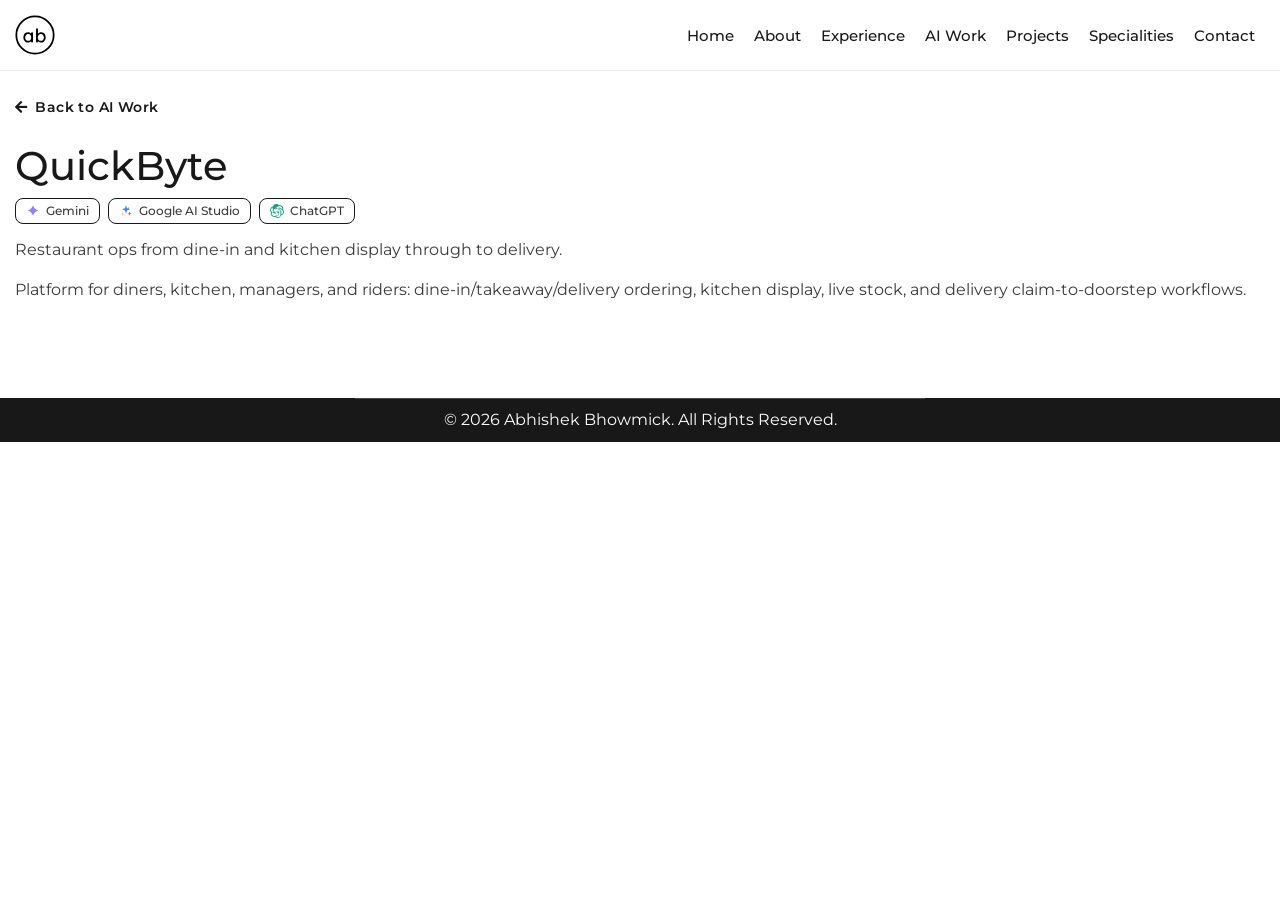
<file: website/work/quickbyte.html>
<!DOCTYPE html>
<html lang="en">

<head>
  <meta charset="utf-8" />
  <title>QuickByte — Abhishek Bhowmick</title>
  <meta content="width=device-width, initial-scale=1.0" name="viewport" />
  <meta content="QuickByte, restaurant ops, product design, Abhishek Bhowmick" name="keywords" />
  <meta
    content="Platform for diners, kitchen, managers, and riders: dine-in/takeaway/delivery ordering, kitchen display, live stock, and delivery claim-to-doorstep workflows."
    name="description" />
  <link rel="apple-touch-icon" sizes="180x180" href="../img/favicon.png" />
  <link href="../img/favicon.png" rel="icon" />
  <link href="https://fonts.googleapis.com/css2?family=Montserrat:wght@300;400;500;600;700&display=swap"
    rel="stylesheet" />
  <link href="https://stackpath.bootstrapcdn.com/bootstrap/4.4.1/css/bootstrap.min.css" rel="stylesheet" />
  <link href="https://cdnjs.cloudflare.com/ajax/libs/font-awesome/5.10.0/css/all.min.css" rel="stylesheet" />
  <link href="../lib/animate/animate.min.css" rel="stylesheet" />
  <link href="../css/style.css" rel="stylesheet" />
</head>

<body class="work-layout">
  <div class="navbar navbar-expand-lg bg-light navbar-light">
    <div class="container-fluid">
      <a href="../index.html" class="navbar-brand">
        <img src="../img/abhishek-bhowmick-logo.svg" alt="Abhishek" />
      </a>
      <button type="button" class="navbar-toggler" data-toggle="collapse" data-target="#navbarCollapse">
        <span class="navbar-toggler-icon"></span>
      </button>
      <div class="collapse navbar-collapse justify-content-between" id="navbarCollapse">
        <div class="navbar-nav ml-auto">
          <a href="../index.html#home" class="nav-item nav-link">Home</a>
          <a href="../index.html#about" class="nav-item nav-link">About</a>
          <a href="../index.html#experience" class="nav-item nav-link">Experience</a>
          <a href="../index.html#ai-work" class="nav-item nav-link">AI Work</a>
          <a href="../index.html#blog" class="nav-item nav-link">Projects</a>
          <a href="../index.html#service" class="nav-item nav-link">Specialities</a>
          <a href="../index.html#contact" class="nav-item nav-link">Contact</a>
        </div>
      </div>
    </div>
  </div>

  <main class="work-page">
    <div class="container-fluid">
      <a class="work-page-back" href="../index.html#ai-work"><i class="fas fa-arrow-left" aria-hidden="true"></i> Back to AI Work</a>
      <article class="work-page-hero">
        <h1>QuickByte</h1>
        <div class="ai-work-chips">
          <span class="ai-chip"><svg viewBox="0 0 24 24" aria-hidden="true">
              <path fill="#8E80F5"
                d="M12 2c1.2 4.4 4.6 7.8 9 9-4.4 1.2-7.8 4.6-9 9-1.2-4.4-4.6-7.8-9-9 4.4-1.2 7.8-4.6 9-9z"></path>
            </svg><span>Gemini</span></span>
          <span class="ai-chip"><svg viewBox="0 0 24 24" aria-hidden="true">
              <path fill="#4285F4" d="M12 2l1.8 5.4L19 9.2l-5.2 1.8L12 16.4 10.2 11 5 9.2l5.2-1.8z"></path>
              <path fill="#EA4335" d="M18 13l.9 2.7 2.7.9-2.7.9L18 20.2l-.9-2.7-2.7-.9 2.7-.9z"></path>
              <path fill="#FBBC05" d="M6.5 14.5l.7 2.1 2.1.7-2.1.7-.7 2.1-.7-2.1-2.1-.7 2.1-.7z"></path>
              <path fill="#34A853" d="M16.2 5.2l.5 1.4 1.4.5-1.4.5-.5 1.4-.5-1.4-1.4-.5 1.4-.5z"></path>
            </svg><span>Google AI Studio</span></span>
          <span class="ai-chip"><svg viewBox="0 0 24 24" aria-hidden="true">
              <path fill="#10A37F"
                d="M22.2819 9.8211a5.9847 5.9847 0 0 0-.5157-4.9108 6.0462 6.0462 0 0 0-6.5098-2.9A6.0651 6.0651 0 0 0 4.9807 4.1818a5.9847 5.9847 0 0 0-3.9977 2.9 6.0462 6.0462 0 0 0 .7427 7.0966 5.98 5.98 0 0 0 .511 4.9107 6.051 6.051 0 0 0 6.5146 2.9001A5.9847 5.9847 0 0 0 13.2599 24a6.0557 6.0557 0 0 0 5.7718-4.2058 5.9894 5.9894 0 0 0 3.9977-2.9001 6.0557 6.0557 0 0 0-.7475-7.0729zm-9.022 12.6081a4.4755 4.4755 0 0 1-2.8764-1.0408l.1419-.0804 4.7783-2.7582a.7948.7948 0 0 0 .3927-.6813v-6.7369l2.02 1.1686a.071.071 0 0 1 .038.052v5.5826a4.504 4.504 0 0 1-4.4945 4.4944zm-9.6607-4.1254a4.4708 4.4708 0 0 1-.5346-3.0137l.1419.0814 4.783-2.7582a.7712.7712 0 0 0 .7806 0l5.8428 3.3685v2.3324a.0804.0804 0 0 1-.0332.0615L9.74 19.9502a4.4992 4.4992 0 0 1-6.1408-1.6464zM2.3408 7.8956a4.485 4.485 0 0 1 2.3313-1.9728V11.6a.7663.7663 0 0 0 .3879.6765l5.8144 3.3543-2.0201 1.1685a.0757.0757 0 0 1-.071 0l-4.8303-2.7865A4.504 4.504 0 0 1 2.3408 7.872zm16.5963 3.8558L13.1038 8.364 15.1192 7.2a.0757.0757 0 0 1 .071 0l4.8303 2.7913a4.4944 4.4944 0 0 1-.6765 8.1042v-5.6772a.79.79 0 0 0-.407-.667zm2.0834-3.0089l-.1419-.0804-4.7865-2.757a.7759.7759 0 0 0-.7854 0L9.409 9.2297V6.8974a.0662.0662 0 0 1 .0284-.0615l4.8303-2.7866a4.4992 4.4992 0 0 1 6.6802 4.66zM8.3065 12.863l-2.02-1.1638v-2.3043a.0804.0804 0 0 1 .0332-.0615l4.8597-2.8007a.7759.7759 0 0 0 .7854 0l4.8303 2.7913v2.3374l-2.0231 1.1622a.0757.0757 0 0 1-.071 0z">
              </path>
            </svg><span>ChatGPT</span></span>
        </div>
        <p>Restaurant ops from dine-in and kitchen display through to delivery.</p>
        <p>Platform for diners, kitchen, managers, and riders: dine-in/takeaway/delivery ordering, kitchen display, live
          stock, and delivery claim-to-doorstep workflows.</p>
      </article>
    </div>
  </main>

  <div class="footer">
    <div class="container copyright">
      <p>
        &copy;
        <script>
          document.write(new Date().getFullYear());
        </script>
        Abhishek Bhowmick. All Rights Reserved.
      </p>
    </div>
  </div>

  <a href="#" class="btn back-to-top"><i class="fa fa-chevron-up"></i></a>
  <div id="loader" class="show">
    <div class="loader"></div>
  </div>

  <script src="https://code.jquery.com/jquery-3.4.1.min.js"></script>
  <script src="https://stackpath.bootstrapcdn.com/bootstrap/4.4.1/js/bootstrap.bundle.min.js"></script>
  <script src="../lib/easing/easing.min.js"></script>
  <script src="../js/main.js"></script>
</body>

</html>
</file>
<file: website/css/style.css>
/*******************************/
/********* General CSS *********/
/*******************************/
body {
  color: #3a3a3a;
  background: #ffffff;
  font-family: "Montserrat", sans-serif;
}

h1,
h2,
h3,
h4,
h5,
h6 {
  color: #181818;
}

@media screen and (max-width:575px) {
  p {
    font-size: 14px;
  }

  li {
    font-size: 14px;
  }
}

a {
  color: #313131;
  transition: 0.3s;
}

a:hover,
a:active,
a:focus {
  color: #181818;
  outline: none;
  text-decoration: none;
}

.btn:focus,
.form-control:focus {
  box-shadow: none;
}

.container-fluid {
  max-width: 1366px;
}

.btn {
  padding: 12px 25px;
  font-size: 14px;
  font-weight: 600;
  letter-spacing: 1px;
  color: #ffffff;
  background: #181818;
  border: 2px solid transparent;
  border-radius: 0;
  box-shadow: inset 0 0 0 50px #181818;
  transition: ease-out 0.3s;
  -webkit-transition: ease-out 0.3s;
  -moz-transition: ease-out 0.3s;
}

@media screen and (max-width: 390px) {
  .btn {
    padding: 12px 0;
  }
}


.btn:hover {
  color: #181818;
  background: transparent;
  box-shadow: inset 0 0 0 0 #181818;
  border-color: #181818;
}

#loader {
  position: fixed;
  top: 0;
  right: 0;
  bottom: 0;
  left: 0;
  display: flex;
  align-items: center;
  justify-content: center;
  background: #ffffff;
  opacity: 0;
  visibility: hidden;
  -webkit-transition: opacity 0.3s ease-out, visibility 0s linear 0.3s;
  -o-transition: opacity 0.3s ease-out, visibility 0s linear 0.3s;
  transition: opacity 0.3s ease-out, visibility 0s linear 0.3s;
  z-index: 999;
}

#loader.show {
  -webkit-transition: opacity 0.6s ease-out, visibility 0s linear 0s;
  -o-transition: opacity 0.6s ease-out, visibility 0s linear 0s;
  transition: opacity 0.6s ease-out, visibility 0s linear 0s;
  visibility: visible;
  opacity: 1;
}

#loader .loader {
  position: relative;
  width: 45px;
  height: 45px;
  border: 5px solid #dddddd;
  border-top: 5px solid #181818;
  border-radius: 50%;
  -webkit-animation: spin 2s linear infinite;
  animation: spin 2s linear infinite;
}

@-webkit-keyframes spin {
  0% {
    -webkit-transform: rotate(0deg);
  }

  100% {
    -webkit-transform: rotate(360deg);
  }
}

@keyframes spin {
  0% {
    transform: rotate(0deg);
  }

  100% {
    transform: rotate(360deg);
  }
}

.back-to-top {
  position: fixed;
  display: none;
  width: 44px;
  height: 44px;
  padding: 8px 0;
  text-align: center;
  line-height: 1;
  font-size: 22px;
  right: 15px;
  bottom: 15px;
  z-index: 9;
}

.back-to-top i {
  color: #ffffff;
}

.back-to-top:hover i {
  color: #181818;
}

/**********************************/
/*********** Nav Bar CSS **********/
/**********************************/
.navbar {
  position: relative;
  transition: 0.5s;
  z-index: 999;
}

.navbar.nav-sticky {
  position: fixed;
  top: 0;
  width: 100%;
  box-shadow: 0 2px 5px rgba(0, 0, 0, 0.3);
}

.navbar .navbar-brand {
  margin: 0;
  font-size: 45px;
  line-height: 0px;
  font-weight: 700;
  letter-spacing: 2px;
  transition: 0.5s;
}

.navbar .navbar-brand img {
  max-width: 100%;
  max-height: 40px;
}

.navbar .dropdown-menu {
  margin-top: 0;
  border: 0;
  border-radius: 0;
  background: #f8f9fa;
}

.navbar-toggler {
  color: #181818 !important;
}

.navbar-toggler-icon {
  background-image: url("data:image/svg+xml,%3Csvg xmlns='http://www.w3.org/2000/svg' width='30' height='30' viewBox='0 0 30 30'%3E%3Cpath stroke='rgba(24,24,24)' stroke-width='2' d='M4 7h22M4 15h22M4 23h22'/%3E%3C/svg%3E") !important;
}

/* @media (max-width: 1366px) {
.navar .container-fluid{
  padding-left: 0!important;
} */

@media (min-width: 992px) {
  .navbar {
    position: absolute;
    width: 100%;
    /* padding: 30px 60px; */
    padding: 10px 0;
    background: transparent !important;
    border-bottom: 1px dashed rgba(256, 256, 256, 0.2);
    z-index: 9;
  }

  .navbar.nav-sticky {
    /* padding: 10px 60px; */
    background: #ffffff !important;
  }

  .navbar .navbar-brand {
    color: #181818;
  }

  .navbar.nav-sticky .navbar-brand {
    color: #181818;
  }

  .navbar-light .navbar-nav .nav-link,
  .navbar-light .navbar-nav .nav-link:focus {
    padding: 10px 10px 8px 10px;
    color: #181818;
    font-size: 15px;
    font-weight: 500;
  }

  .navbar-light.nav-sticky .navbar-nav .nav-link,
  .navbar-light.nav-sticky .navbar-nav .nav-link:focus {
    color: #181818;
  }

  .navbar-light .navbar-nav .nav-link:hover,
  .navbar-light .navbar-nav .nav-link.active {
    /* color: #b05e5e; */
    /* text-decoration: underline; */
    font-weight: 800;
  }

  .navbar-light.nav-sticky .navbar-nav .nav-link:hover,
  .navbar-light.nav-sticky .navbar-nav .nav-link.active {
    /* color: #d34e4e; */
    /* text-decoration: underline; */
    font-weight: 800;
  }
}

@media (max-width: 991.98px) {
  .navbar {
    /* padding: 15px; */
    background: #ffffff !important;
  }

  .navbar .navbar-brand {
    color: #181818;
  }

  .navbar .navbar-nav {
    margin-top: 15px;
  }

  .navbar a.nav-link {
    padding: 5px;
  }

  .navbar .dropdown-menu {
    box-shadow: none;
  }
}

/*******************************/
/********** Hero CSS ***********/
/*******************************/
.hero {
  position: relative;
  width: 100%;
  margin-bottom: 45px;
  padding: 120px 0 0 0;
  overflow: hidden;
  background: #f8f9fa;
  background-position: center;
  background-repeat: no-repeat;
  background-size: cover;
}

.hero .container-fluid {
  padding: 0;
}

.hero .hero-image {
  position: relative;
  text-align: right;
  padding-right: 100px;
}

.hero .hero-image img {
  max-width: 60%;
  max-height: 60%;
}

.hero .hero-content {
  position: relative;
  padding-left: 15px;
  display: flex;
  align-items: flex-start;
  justify-content: center;
  flex-direction: column;
}

.hero .hero-text p {
  color: #181818;
  font-size: 25px;
  font-weight: 600;
  margin-bottom: 15px;
}

.hero .hero-text h1 {
  color: #181818;
  font-size: 48px;
  font-weight: 700;
  letter-spacing: 3px;
  margin-bottom: 15px;
}

@media screen and (max-width: 1325px) {
  .hero .hero-text h1 {
    font-size: 45px;
  }
}

@media screen and (max-width: 1262px) {
  .hero .hero-text h1 {
    font-size: 40px;
  }
}

@media screen and (max-width: 1153px) {
  .hero .hero-text h1 {
    font-size: 35px;
  }
}

@media screen and (max-width: 1048px) {
  .hero .hero-text h1 {
    font-size: 30px;
  }
}

@media screen and (max-width: 991px) {
  .hero .hero-content {
    align-items: center;
  }

  .hero .hero-text {
    text-align: center;
    width: 100%;
  }
}

.hero .hero-text h2 {
  display: inline-block;
  margin: 0;
  height: 35px;
  color: #181818;
  font-size: 35px;
  font-weight: 600;
}

.hero .hero-text .typed-text {
  display: none;
}

.hero .hero-text .typed-cursor {
  font-size: 35px;
  font-weight: 300;
  color: #181818;
}

.hero-btn {
  display: flex;
}

.hero-btn .btn {
  margin-top: 35px;
  color: #181818;
  background: transparent;
  box-shadow: inset 0 0 0 0 #181818;
  border-color: #181818;
}

.hero-btn .btn:hover {
  color: #f8f9fa;
  background: #181818;
  box-shadow: inset 0 0 0 50px #181818;
}

.hero-btn .btn:first-child {
  margin-right: 10px;
  color: #f8f9fa;
  background: #181818;
  box-shadow: inset 0 0 0 50px #181818;
}

.hero-btn .btn:first-child:hover {
  color: #181818;
  background: transparent;
  box-shadow: inset 0 0 0 0 #181818;
  border-color: #181818;
}

/* .hero .hero-btn .btn:first-child:hover ~ .btn:last-child {
    color: #181818;
    background: #ffffff;
    box-shadow: inset 0 0 0 50px #ffffff;
} */

@media (max-width: 991.98px) {
  .hero {
    padding-top: 60px;
    padding-bottom: 60px;
  }

  .hero .hero-content {
    padding: 0 15px;
  }

  .hero .hero-text p {
    font-size: 20px;
  }

  .hero .hero-text h1 {
    font-size: 45px;
  }

  .hero .hero-text h2 {
    font-size: 25px;
    height: 25px;
  }

  .hero .hero-btn .btn {
    padding: 12px 30px;
    letter-spacing: 1px;
  }
}

@media (max-width: 767.98px) {
  .hero {
    padding-top: 60px;
    padding-bottom: 60px;
  }

  /* .hero,
  .hero .hero-text,
  .hero .hero-btn {
    width: 100%;
    text-align: center;
  } */

  .hero .hero-text p {
    font-size: 18px;
  }

  .hero .hero-text h1 {
    font-size: 35px;
  }

  .hero .hero-text h2 {
    font-size: 22px;
    height: 22px;
  }

  .hero .hero-btn .btn {
    padding: 10px 15px;
    letter-spacing: 1px;
  }
}

@media (max-width: 575.98px) {
  .hero .hero-text p {
    font-size: 16px;
  }

  .hero .hero-text h1 {
    font-size: 30px;
  }

  .hero .hero-text h2 {
    font-size: 18px;
    height: 18px;
  }

  .hero-btn {
    justify-content: space-between;
  }

  .hero-btn .btn {
    width: 48%;
  }

  .hero .hero-btn .btn {
    padding: 8px 10px;
    letter-spacing: 0;
    width: auto;
  }
}

@media (max-width:320px) {
  .hero-btn .btn {
    font-size: 12px;
  }

}


/*******************************/
/******* Section Header ********/
/*******************************/
.section-header {
  position: relative;
  margin-bottom: 45px;
}

.section-header p {
  display: inline-block;
  margin: 0 30px;
  margin-bottom: 10px;
  padding-left: 15px;
  position: relative;
  font-size: 16px;
  font-weight: 600;
  letter-spacing: 1px;
  text-transform: uppercase;
  background: #ffffff;
}

.section-header p::before {
  position: absolute;
  content: "";
  height: 3px;
  top: 11px;
  right: 0;
  left: -30px;
  background: #181818;
  z-index: -1;
}

.section-header p::after {
  position: absolute;
  content: "";
  width: 3px;
  height: 3px;
  top: 11px;
  left: 3px;
  background: #181818;
  z-index: 1;
}

.section-header h2 {
  margin: 0;
  position: relative;
  font-size: 40px;
  font-weight: 700;
}

@media (max-width: 1205px) {
  .section-header h2 {
    font-size: 30px;
  }
}

@media (max-width: 420px) {
  .section-header h2 {
    font-size: 25px;
  }
}

/*******************************/
/********** About CSS **********/
/*******************************/
.about {
  position: relative;
  width: 100%;
  margin: -45px 0 45px 0;
}

.about .col-lg-6 {
  padding: 0;
}

.about .section-header {
  margin-bottom: 30px;
}

.about .about-img {
  position: relative;
  height: 100%;
}

.about .about-img img {
  position: relative;
  width: 100%;
  height: 100%;
  object-fit: cover;
}

.about .about-content {
  padding: 0 60px;
}

.about-content h2 span {
  color: #181818;
  font-size: 100%;
}

.about-content h4 {
  font-weight: 500;
  font-size: 22px;
  margin-bottom: 15px;
}

/* .about-content p {
  font-weight: 400;
} */

.about-content h5 {
  margin: 30px 0;
  text-transform: uppercase;
}

.about .about-text p {
  font-size: 16px;
}

.about .skills {
  margin-bottom: 30px;
}

.about .skill-name {
  margin-top: 15px;
}

.about .skill-name p {
  display: inline-block;
  margin-bottom: 5px;
  font-size: 16px;
  font-weight: 400;
}

.about .skill-name p:last-child {
  float: right;
}

.about .progress {
  height: 10px;
  border-radius: 10px;
  background: #dddddd;
}

.about .progress .progress-bar {
  width: 0px;
  background: #181818;
  border-radius: 10px;
  transition: 2s;
}

.about .about-text a.btn {
  margin-top: 15px;
}

@media (max-width: 991.98px) {
  .about .about-content {
    padding: 45px 15px 0 15px;
  }
}

@media (max-width:575px) {
  .about-content h2 {
    font-size: 24px;
  }

  .about-content h4 {
    font-size: 20px;
  }
}

/*******************************/
/******* Experience CSS ********/
/*******************************/
.experience {
  position: relative;
  padding: 45px 0 15px 0;
}

@media screen and (max-width: 768px) {
  .experience {
    padding: 0
  }
}

.experience .timeline {
  position: relative;
  width: 100%;
}

.experience .timeline::after {
  content: "";
  position: absolute;
  width: 2px;
  background: #181818;
  top: 0;
  bottom: 0;
  left: 50%;
  margin-left: -1px;
}

.experience .timeline .timeline-item {
  position: relative;
  background: inherit;
  width: 50%;
  margin-bottom: 30px;
  cursor: pointer;
}

.experience .timeline .timeline-item.left {
  left: 0;
  padding-right: 30px;
}

.experience .timeline .timeline-item.right {
  left: 50%;
  padding-left: 30px;
}

.experience .timeline .timeline-item::after {
  content: "";
  position: absolute;
  width: 16px;
  height: 16px;
  top: 48px;
  right: -8px;
  background: #ffffff;
  border: 2px solid #181818;
  border-radius: 16px;
  z-index: 1;
}

.experience .timeline .timeline-item.right::after {
  left: -8px;
}

.experience .timeline .timeline-item::before {
  content: "";
  position: absolute;
  width: 0;
  height: 0;
  top: 46px;
  right: 10px;
  z-index: 1;
  border: 10px solid;
  border-color: transparent transparent transparent #dddddd;
}

.experience .timeline .timeline-item.right::before {
  left: 10px;
  border-color: transparent #dddddd transparent transparent;
}

.experience .timeline .timeline-date {
  position: absolute;
  width: 100%;
  top: 44px;
  font-size: 16px;
  font-weight: 600;
  color: #181818;
  text-transform: uppercase;
  letter-spacing: 1px;
  z-index: 1;
}

.experience .timeline .timeline-item.left .timeline-date {
  text-align: left;
  left: calc(100% + 55px);
}

.experience .timeline .timeline-item.right .timeline-date {
  text-align: right;
  right: calc(100% + 55px);
}

.experience .timeline .timeline-text {
  padding: 30px;
  background: #ffffff;
  position: relative;
  border-right: 5px solid #dddddd;
  box-shadow: 0 0 60px rgba(0, 0, 0, 0.08);
}

.experience .timeline .timeline-item.right .timeline-text {
  border-right: none;
  border-left: 5px solid #dddddd;
}

.experience .timeline .timeline-text h2 {
  margin: 0 0 5px 0;
  font-size: 22px;
  font-weight: 600;
}

.experience .timeline .timeline-text h4 {
  margin: 0 0 10px 0;
  font-size: 16px;
  /* font-style: italic; */
  font-weight: 500;
}

.experience .timeline .timeline-text p {
  margin: 0;
  font-size: 16px;
}

@media (max-width: 767.98px) {
  .experience .timeline::after {
    left: 8px;
  }

  .experience .timeline .timeline-item {
    width: 100%;
    padding-left: 38px;
  }

  .experience .timeline .timeline-item.left {
    padding-right: 0;
  }

  .experience .timeline .timeline-item.right {
    left: 0%;
    padding-left: 38px;
  }

  .experience .timeline .timeline-item.left::after,
  .experience .timeline .timeline-item.right::after {
    left: 0;
  }

  .experience .timeline .timeline-item.left::before,
  .experience .timeline .timeline-item.right::before {
    left: 18px;
    border-color: transparent #dddddd transparent transparent;
  }

  .experience .timeline .timeline-item.left .timeline-date,
  .experience .timeline .timeline-item.right .timeline-date {
    position: relative;
    top: 0;
    right: auto;
    left: 0;
    text-align: left;
    margin-bottom: 10px;
  }

  .experience .timeline .timeline-item.left .timeline-text,
  .experience .timeline .timeline-item.right .timeline-text {
    border-right: none;
    border-left: 5px solid #dddddd;
  }
}

@media (max-width:575px) {
  .experience .timeline .timeline-text h2 {
    font-size: 20px;

  }


  .experience .timeline .timeline-text p {
    font-size: 14px;
  }


}

/*******************************/
/********* Service CSS *********/
/*******************************/
.service {
  position: relative;
  width: 100%;
  padding: 45px 0 15px 0;
}

.service .service-item {
  position: relative;
  margin-bottom: 30px;
  display: flex;
  align-items: center;
  box-shadow: inset 0 0 0 0 transparent;
  transition: ease-out 0.5s;
}

.service .service-item:hover {
  /* box-shadow: inset 800px 0 0 0 #181818; */
}

.service .service-icon {
  position: relative;
  width: 150px;
  min-height: 150px;
  display: flex;
  align-items: center;
  justify-content: center;
  /* border: 1px solid #181818; */
  background: #ffffff;
}

.service .service-icon img {
  max-height: 70px;
}

.service .service-icon i {
  position: relative;
  font-size: 60px;
  color: #181818;
  transition: 0.3s;
}

.service .service-item:hover i {
  font-size: 75px;
}

.service .service-text {
  position: relative;
  width: calc(100% - 120px);
  /* padding: 0 30px; */
  /* text-align: justify; */
}

.service .service-text h3 {
  margin-bottom: 10px;
  font-size: 20px;
  font-weight: 600;
  transition: 1s;
}

.service .service-text p {
  margin: 0;
  font-size: 16px;
  transition: 1s;
}

.stp {
  display: flex;
  gap: 15px;
  align-items: center;
}

.service .service-item:hover .service-text h3,
.service .service-item:hover .service-text p {
  /* color: #ffffff; */
}

@media (max-width: 575.98px) {
  .service {
    padding: 0;
  }

  .service .service-icon {
    min-height: 80px;
    width: 100px;
    display: block;
    justify-content: left;
  }

  .service .service-icon img {
    height: 60px;
  }

  .service .service-text {
    padding: 0 20px;
  }

  .service .service-text h3 {
    font-size: 16px;
    margin-bottom: 5px;
  }

  .service .service-text p {
    font-size: 14px;
  }
}

@media screen and (max-width: 545px) {
  .service .service-item {
    flex-wrap: wrap;
    /* justify-content: center; */
    border: 1px solid rgba(0, 0, 0, 0.07);
    padding: 20px 10px;
  }

  .service .service-icon {
    /* margin-bottom: 20px; */
  }

  .service .service-text {
    padding: 0px;
    width: 100%;
  }
}

/*******************************/
/******** Portfolio CSS ********/
/*******************************/
.portfolio {
  position: relative;
  padding: 45px 0 15px 0;
}

.portfolio #portfolio-filter {
  padding: 0;
  margin: -15px 0 25px 0;
  list-style: none;
  font-size: 0;
  text-align: center;
}

.portfolio #portfolio-filter li {
  cursor: pointer;
  display: inline-block;
  margin: 5px;
  padding: 6px 12px;
  font-size: 14px;
  font-weight: 600;
  color: #ffffff;
  background: #181818;
  border: 2px solid transparent;
  border-radius: 0;
  box-shadow: inset 0 0 0 50px #181818;
  transition: ease-out 0.3s;
  -webkit-transition: ease-out 0.3s;
  -moz-transition: ease-out 0.3s;
}

.portfolio #portfolio-filter li:hover,
.portfolio #portfolio-filter li.filter-active {
  color: #181818;
  background: transparent;
  box-shadow: inset 0 0 0 0 #181818;
  border-color: #181818;
}

.portfolio .portfolio-item {
  position: relative;
}

.portfolio .portfolio-wrap {
  position: relative;
  width: 100%;
}

.portfolio .portfolio-img {
  position: relative;
  overflow: hidden;
}

.portfolio .portfolio-img img {
  position: relative;
  width: 100%;
  height: 100%;
  object-fit: cover;
  transform: scale(1.1);
  transition: 0.5s;
}

.portfolio .portfolio-item:hover img {
  margin-left: 15px;
}

.portfolio .portfolio-text {
  position: relative;
  height: 60px;
  width: calc(100% - 30px);
  margin: -30px 15px 30px 15px;
  display: flex;
  align-items: center;
  background: #ffffff;
  box-shadow: 0 0 15px rgba(0, 0, 0, 0.12);
}

.portfolio .portfolio-text h3 {
  width: calc(100% - 70px);
  font-size: 18px;
  font-weight: 600;
  margin: 0 0 0 15px;
  white-space: nowrap;
  overflow: hidden;
}

.portfolio .portfolio-text a.btn {
  width: 50px;
  height: 50px;
  padding: 0 0 2px 1px;
  display: flex;
  align-items: center;
  justify-content: center;
  font-size: 45px;
  font-weight: 100;
}

.portfolio .portfolio-item:hover a.btn {
  color: #181818;
  background: transparent;
  box-shadow: inset 0 0 0 0 #181818;
  border-color: #181818;
}

/*******************************/
/********* Banner CSS **********/
/*******************************/
.banner {
  position: relative;
  width: 100%;
  margin: 45px 0;
  padding: 90px 0;
  background: #181818;
}

.banner .container {
  max-width: 750px;
  text-align: center;
}

.banner .section-header {
  margin-bottom: 20px;
}

.banner .section-header p {
  color: #181818;
  background: transparent;
}

.banner .section-header p::after {
  display: none;
}

.banner .section-header h2 {
  color: #ffffff;
}

.banner .section-header h2 span {
  color: #181818;
  font-size: 50px;
}

.banner .banner-text p {
  font-size: 18px;
  color: #ffffff;
}

.banner .banner-text .btn {
  margin-top: 15px;
  color: #181818;
  background: #ffffff;
  box-shadow: inset 0 0 0 50px #ffffff;
}

.banner .banner-text .btn:hover {
  color: #ffffff;
  background: transparent;
  box-shadow: inset 0 0 0 0 #ffffff;
  border-color: #ffffff;
}

/*******************************/
/********* Pricing CSS *********/
/*******************************/
.price {
  position: relative;
  width: 100%;
  padding: 45px 0 15px 0;
}

.price .row {
  padding: 0 15px;
}

.price .col-md-4 {
  padding: 0;
}

.price .price-item {
  position: relative;
  margin-bottom: 30px;
  background: #ffffff;
}

.price .featured-item {
  box-shadow: 0 0 30px rgba(0, 0, 0, 0.2);
  z-index: 1;
}

.price .price-header,
.price .price-body,
.price .price-footer {
  position: relative;
  text-align: center;
}

.price .price-header {
  padding: 45px 0 30px 0;
  color: #181818;
}

.price .price-item.featured-item .price-header {
  color: #181818;
}

.price .price-title h2 {
  font-size: 25px;
  font-weight: 400;
  text-transform: uppercase;
}

.price .price-prices h2 {
  font-size: 45px;
  font-weight: 700;
  margin-left: 10px;
}

.price .price-prices h2 small {
  position: absolute;
  font-size: 18px;
  font-weight: 400;
  margin-top: 9px;
  margin-left: -12px;
}

.price .price-prices h2 span {
  margin-left: 1px;
  font-size: 18px;
  font-weight: 400;
}

.price .price-item.featured-item h2 {
  color: #181818;
}

.price .price-body {
  padding: 0 0 20px 0;
}

.price .price-description ul {
  margin: 0;
  padding: 0;
  list-style: none;
}

.price .price-description ul li {
  padding: 0 0 20px 0;
}

.price .price-item .price-action {
  padding-bottom: 45px;
}

.price .price-item .price-action .btn {
  color: #ffffff;
  background: #181818;
  box-shadow: inset 0 0 0 50px #181818;
}

.price .price-item .price-action .btn:hover {
  color: #181818;
  background: transparent;
  box-shadow: inset 0 0 0 0 #181818;
  border-color: #181818;
}

.price .price-item.featured-item .price-action .btn {
  color: #ffffff;
  background: #181818;
  box-shadow: inset 0 0 0 50px #181818;
}

.price .price-item.featured-item .price-action .btn:hover {
  color: #181818;
  background: transparent;
  box-shadow: inset 0 0 0 0 #181818;
  border-color: #181818;
}

/*******************************/
/*********** Team CSS **********/
/*******************************/
.team {
  position: relative;
  width: 100%;
  padding: 45px 0 15px 0;
}

.team .team-item {
  position: relative;
  background: #ffffff;
  margin-bottom: 30px;
  display: flex;
  align-items: center;
  justify-content: flex-start;
  box-shadow: inset 0 0 0 0 transparent;
  transition: ease-out 0.5s;
}

.team .team-img {
  position: relative;
  width: 50%;
  overflow: hidden;
}

.team .team-img img {
  position: relative;
  width: 100%;
  transition: 0.5s;
}

.team .team-text {
  position: relative;
  width: 50%;
  padding: 0 30px;
}

.team .team-text h2 {
  color: #181818;
  font-size: 18px;
  font-weight: 600;
  margin-bottom: 5px;
  transition: 1s;
}

.team .team-text h4 {
  font-size: 14px;
  font-weight: 600;
  margin-bottom: 15px;
  transition: 1s;
}

.team .team-text p {
  margin-bottom: 20px;
  transition: 1s;
}

.team .team-social {
  position: relative;
  display: flex;
  align-items: center;
  justify-content: flex-start;
}

.team .team-social a.btn {
  width: 35px;
  height: 35px;
  padding: 0;
  display: flex;
  align-items: center;
  justify-content: center;
  font-size: 14px;
  font-weight: normal;
  margin-right: 5px;
}

.team .team-item:hover {
  box-shadow: inset 800px 0 0 0 #181818;
}

.team .team-item:hover .team-img img {
  transform: scale(1.2);
}

.team .team-item:hover .team-text h2,
.team .team-item:hover .team-text h4,
.team .team-item:hover .team-text p {
  color: #ffffff;
}

.team .team-item:hover .team-social a.btn {
  background: #ffffff;
}

.team .team-item:hover .team-social a.btn:hover {
  border-color: #ffffff;
}

@media (max-width: 575.98px) {
  .team .team-text {
    padding: 0 15px;
  }

  .team .team-text h2 {
    font-size: 16px;
    margin-bottom: 0;
  }

  .team .team-text h4 {
    margin-bottom: 5px;
  }

  .team .team-text p {
    font-size: 14px;
    line-height: 18px;
    margin-bottom: 10px;
  }
}

/*******************************/
/******* Testimonial CSS *******/
/*******************************/
.testimonial {
  position: relative;
  margin: 45px 0;
  padding: 90px 0;
  background: #181818;
}

.testimonial .container {
  max-width: 900px;
}

.testimonial .testimonial-icon {
  margin-bottom: 45px;
  text-align: center;
}

.testimonial .testimonial-icon i {
  font-size: 60px;
  color: rgba(256, 256, 256, 0.5);
}

.testimonial .testimonial-item {
  position: relative;
  margin: 0 15px;
  text-align: center;
}

.testimonial .testimonial-img {
  position: relative;
  margin-bottom: 15px;
  z-index: 1;
}

.testimonial .testimonial-item img {
  margin: 0 auto;
  width: 120px;
  padding: 10px;
  border: 5px dotted #ffffff;
  border-radius: 100px;
}

.testimonial .testimonial-text {
  position: relative;
  margin-top: -70px;
  padding: 65px 35px 30px 35px;
  text-align: center;
  background: #ffffff;
  border-radius: 500px;
}

.testimonial .testimonial-item p {
  font-size: 18px;
  font-style: italic;
}

.testimonial .testimonial-text h3 {
  color: #181818;
  font-size: 18px;
  font-weight: 600;
  margin-bottom: 10px;
}

.testimonial .testimonial-text h4 {
  color: #666666;
  font-size: 14px;
  margin-bottom: 0;
}

.testimonial .owl-dots {
  margin-top: 15px;
  text-align: center;
}

.testimonial .owl-dot {
  display: inline-block;
  margin: 0 5px;
  width: 12px;
  height: 12px;
  border-radius: 50%;
  background: rgba(256, 256, 256, 0.5);
}

.testimonial .owl-dot.active {
  background: #ffffff;
}

/*******************************/
/********* Contact CSS *********/
/*******************************/
/* .contact {
    position: relative;
    width: 100%;
    margin: 45px 0;
    background: #181818;
}

.contact .container-fluid {
    background: url(../img/contact.jpg) left center no-repeat;
    background-size: contain;
}

.contact .contact-form {
    position: relative;
    padding: 90px 0 90px 45px;
    background: #181818;
}

.contact .contact-form input {
    color: #ffffff;
    padding: 15px 0;
    background: none;
    border-radius: 0;
    border: none;
    border-bottom: 1px solid rgba(256, 256, 256, .5);
}

.contact .contact-form textarea {
    color: #ffffff;
    height: 90px;
    padding: 15px 0;
    background: none;
    border-radius: 0;
    border: none;
    border-bottom: 1px solid rgba(256, 256, 256, .5);
}

.contact .contact-form .form-control::placeholder {
    color: #ffffff;
    opacity: 1;
}

.contact .contact-form .form-control:-ms-input-placeholder,
.contact .contact-form .form-control::-ms-input-placeholder {
    color: #ffffff;
}

.contact .contact-form .btn {
    margin-top: 35px;
    color: #181818;
    background: #ffffff;
    box-shadow: inset 0 0 0 50px #ffffff;
}

.contact .contact-form .btn:hover {
    color: #ffffff;
    background: transparent;
    box-shadow: inset 0 0 0 0 #ffffff;
    border-color: #ffffff;
}

.contact .help-block ul {
    margin: 0;
    padding: 0;
    list-style-type: none;
    font-size: 14px;
    font-style: italic;
    color: #ffffff;
}

@media (max-width: 767.98px) {
    .contact .container-fluid {
        background: none;
    }
    
    .contact .contact-form {
        padding: 90px 0;
    }
} */

@media screen and (max-width: 445px) {
  .contact-section h2 {
    font-size: 22px;
  }

  .contact-section p {
    font-size: 14px;
  }
}

@media screen and (max-width: 345px) {
  .stp {
    font-size: 14px;
  }
}

/*::::::::::::::::::::::::::::::::::::
   Contact Area 
::::::::::::::::::::::::::::::::::::*/
.section-padding {
  padding: 50px 0;
}

.contact-form {
  padding: 60px;
  box-shadow: 0 0 10px #ccc;
}

.contact-form .form-control {
  background-color: #f8f9fa;
  font-size: 14px;
  padding: 10px;
  border: none;
  border-radius: 0;
}

.contact-form .form-control:active {
  box-shadow: 0 0 0;
  background-color: #f8f9fa;
}

.contact-form textarea.form-control {
  height: 140px;
}

input:-webkit-autofill {
  background-color: #f8f9fa;
  border: none;
}

.form-control::-webkit-input-placeholder {
  color: #aaa;
}

.form-control:-ms-input-placeholder {
  color: #aaa;
}

.form-control::-ms-input-placeholder {
  color: #aaa;
}

.form-control::-webkit-input-placeholder {
  color: #aaa;
}

.form-control::-moz-placeholder {
  color: #aaa;
}

.form-control:-ms-input-placeholder {
  color: #aaa;
}

.form-control::placeholder {
  color: #aaa;
}

.form-control:focus {
  box-shadow: none;
}

.form-btn .button {
  margin: 0;
  border: none;
  background-color: #000;
  color: #fff;
  cursor: pointer;
  -webkit-transition: 0.3s;
  transition: 0.3s;
}

.form-btn .button:hover {
  color: #000;
  background-color: #ffc900;
}

.form-message {
  margin-top: 15px;
  font-weight: 700;
}

.form-message.error {
  color: #f00;
}

.form-message.success {
  color: #000;
}

/*******************************/
/*********** Blog CSS **********/
/*******************************/
.blog {
  position: relative;
  width: 100%;
  padding: 45px 0 15px 0;
}

.blog .blog-item {
  position: relative;
  /* margin-bottom: 30px; */
  border: 1px solid rgba(0, 0, 0, 0.07);
}

.blog .blog-img {
  position: relative;
  width: 100%;
  overflow: hidden;
}

.blog .blog-img img {
  width: 100%;
  transition: 0.5s;
}

.blog .blog-item:hover img {
  transform: scale(1.1);
}

.blog .blog-text {
  position: relative;
  padding: 30px;
  /* border-right: 1px solid rgba(0, 0, 0, 0.07);
  border-bottom: 1px solid rgba(0, 0, 0, 0.07);
  border-left: 1px solid rgba(0, 0, 0, 0.07); */
}

.blog .blog-text h2 {
  font-size: 25px;
  font-weight: 600;
  /* text-align: justify; */
}

.blog .blog-text p {
  margin-bottom: 10px;
  /* text-align: justify; */
}

/* .blog .blog-item a.btn {
  margin-top: 10px;
  padding: 8px 15px;
}

.blog .blog-item a.btn i {
  margin-left: 5px;
} */

.text-dsc {
  z-index: 1;
}

.truncate {
  display: -webkit-box;
  -webkit-box-orient: vertical;
  overflow: hidden;
  -webkit-line-clamp: 5;
  /* Number of lines to display */
  text-overflow: ellipsis;
  height: 100px;
}

@media screen and (max-width: 1224px) {
  .truncate {
    -webkit-line-clamp: 6;
    height: 130px;
  }
}

@media screen and (max-width: 1054px) {
  .truncate {
    -webkit-line-clamp: 6;
    height: 140px;
  }
}

@media screen and (max-width: 991px) {
  .truncate {
    display: block;
    height: auto;
  }
}

@media screen and (max-width: 576px) {
  .blog .blog-text {
    padding: 10px;
  }

  .blog .blog-text h2 {
    margin-top: 10px;
    font-size: 20px;
  }

  .blog .blog-text p {
    font-size: 14px;
  }

  .text-dsc {
    margin-bottom: 10px;
  }
}

.blog .blog-meta {
  position: relative;
  display: flex;
  margin-top: 15px;
  flex-wrap: wrap;
}

.blog .blog-meta p {
  margin: 0 10px 10px 0;
  font-size: 12px;
  font-weight: 500;
  border: 1px solid;
  border-radius: 8px;
  padding: 5px 10px;
  min-width: 50px;
  text-align: center;
}

/* .blog .blog-meta p:hover {
  background: #181818;
  color: #f8f9fa;
} */

.blog .blog-meta i {
  color: #181818;
  margin-right: 5px;
}

/* .blog .blog-meta p:last-child {
  margin: 0;
} */

/*******************************/
/********* Footer CSS **********/
/*******************************/
.footer {
  position: relative;
  /* margin-top: 45px; */
  background: #181818;
}

.footer .container-fluid {
  padding: 60px 0 0 0;
}

.footer .copyright {
  position: relative;
  text-align: center;
  padding: 10px 0;
}

.footer .copyright::before {
  position: absolute;
  content: "";
  width: 50%;
  height: 1px;
  top: 0;
  left: 25%;
  background: rgba(256, 256, 256, 0.2);
}

.footer .copyright p {
  margin: 0;
  color: #ffffff;
}

.footer .copyright .col-md-6:last-child p {
  text-align: right;
}

.footer .copyright p a {
  color: #ffffff;
  font-weight: 600;
}

.footer .copyright p a:hover {
  color: #181818;
}

.footer1 .service-text h5 {
  margin-bottom: 20px;
}

@media (max-width: 575.98px) {
  .footer .copyright p {
    font-size: 12px !important;
  }
}

/*******************************/
/********* AI Work CSS *********/
/*******************************/
.ai-work {
  position: relative;
  width: 100%;
  padding: 45px 0 60px 0;
}

.ai-work-marquee {
  overflow: hidden;
  width: 100%;
  mask-image: linear-gradient(to right, transparent, #000 4%, #000 96%, transparent);
  -webkit-mask-image: linear-gradient(to right, transparent, #000 4%, #000 96%, transparent);
}

.ai-work-track {
  display: flex;
  width: max-content;
}

.ai-work-track.is-marquee {
  animation: aiWorkScroll 48s linear infinite;
  will-change: transform;
}

.ai-work-track.is-paused,
.ai-work-marquee:hover .ai-work-track.is-marquee {
  animation-play-state: paused;
}

@keyframes aiWorkScroll {
  from {
    transform: translateX(0);
  }
  to {
    transform: translateX(-50%);
  }
}

@media (prefers-reduced-motion: reduce) {
  .ai-work-track.is-marquee {
    animation: none;
  }
}

.ai-work-card {
  background: #ffffff;
  border: 1px solid rgba(0, 0, 0, 0.07);
  padding: 36px 28px 32px;
  min-height: 260px;
  width: 340px;
  flex: 0 0 340px;
  display: flex;
  flex-direction: column;
  margin: 8px 12px;
  cursor: pointer;
  text-align: left;
}

.ai-work-card h3 {
  font-size: 22px;
  font-weight: 600;
  margin-bottom: 10px;
}

.ai-work-chips {
  display: flex;
  flex-wrap: wrap;
  gap: 8px;
  margin: 0 0 14px;
}

.ai-chip {
  display: inline-flex;
  align-items: center;
  gap: 6px;
  margin: 0;
  padding: 5px 10px;
  border: 1px solid #181818;
  border-radius: 8px;
  font-size: 12px;
  font-weight: 500;
  line-height: 1;
  white-space: nowrap;
}

.ai-chip svg,
.ai-chip img {
  width: 14px;
  height: 14px;
  display: block;
  flex-shrink: 0;
  object-fit: contain;
}

.ai-work-card p {
  flex: 1;
  margin-bottom: 20px;
  line-height: 1.6;
}

.ai-work-card .btn {
  align-self: flex-start;
  padding: 10px 22px;
  cursor: pointer;
}

.ai-work-sheet-handle {
  display: none;
}

.ai-work-modal {
  border-radius: 0;
  border: none;
  overflow: hidden;
}

.ai-work-modal-close {
  position: absolute;
  top: 10px;
  right: 16px;
  z-index: 2;
  font-size: 32px;
  opacity: 1;
  color: #181818;
}

.ai-work-modal-img {
  position: relative;
  background: #f4f4f4;
}

.ai-work-modal-img img {
  width: 100%;
  max-height: 360px;
  object-fit: contain;
  display: block;
  background: #111;
}

.ai-work-modal-body {
  padding: 28px 32px 36px;
}

.ai-work-modal-body h3 {
  font-size: 24px;
  font-weight: 600;
  margin-bottom: 8px;
}

.ai-work-modal-body .hero-btn {
  margin-top: 8px;
}

.ai-work-modal-body .hero-btn .btn {
  margin-top: 12px;
}

@media (max-width: 767.98px) {
  .ai-work-marquee {
    overflow-x: auto;
    overflow-y: hidden;
    mask-image: none;
    -webkit-mask-image: none;
    scroll-snap-type: x mandatory;
    -webkit-overflow-scrolling: touch;
    padding-bottom: 8px;
  }

  .ai-work-track,
  .ai-work-track.is-marquee {
    animation: none !important;
    will-change: auto;
  }

  .ai-work-card {
    width: 70vw;
    flex: 0 0 70vw;
    min-height: 0;
    margin: 8px 12px 12px 0;
    padding: 28px 22px;
    scroll-snap-align: start;
  }

  .ai-work-modal-body {
    padding: 20px;
  }

  #aiWorkModal .modal-dialog.modal-dialog-centered {
    align-items: flex-end;
    min-height: 100%;
    margin: 0;
    max-width: 100%;
  }

  #aiWorkModal .ai-work-modal {
    border-radius: 20px 20px 0 0;
    max-height: 88vh;
    overflow-y: auto;
  }

  .ai-work-sheet-handle {
    display: block;
    width: 44px;
    height: 4px;
    border-radius: 4px;
    background: #d4d4d4;
    margin: 12px auto 0;
  }

  .ai-work-modal-close {
    top: 8px;
  }

  .ai-work-modal-img img {
    max-height: 180px;
  }
}

/*******************************/
/******** Work page CSS ********/
/*******************************/
@media (min-width: 992px) {
  body.work-layout .navbar,
  body.work-layout .navbar.nav-sticky {
    position: relative !important;
    background: #ffffff !important;
    border-bottom: 1px solid #ececec;
  }
}

@media (max-width: 991.98px) {
  body.work-layout .navbar,
  body.work-layout .navbar.nav-sticky {
    position: relative !important;
    top: auto !important;
    width: 100%;
    box-shadow: none;
    background: #ffffff !important;
  }
}

.work-page {
  padding: 24px 0 80px;
}

.work-wrap {
  max-width: 1100px;
  margin: 0 auto;
}

.work-page-back {
  display: inline-flex;
  align-items: center;
  gap: 8px;
  margin-bottom: 24px;
  font-size: 14px;
  font-weight: 600;
  letter-spacing: 0.4px;
  color: #181818;
}

.work-hero-img {
  width: 100%;
  height: auto;
  display: block;
  margin-bottom: 32px;
}

.work-hero-copy {
  text-align: left;
  max-width: 1100px;
  margin: 0 0 40px;
}

.work-hero-copy h1 {
  font-size: 40px;
  font-weight: 700;
  margin-bottom: 16px;
}

.work-hero-copy .ai-work-chips {
  justify-content: flex-start;
  margin-bottom: 16px;
}

.work-hero-copy p {
  font-size: 16px;
  line-height: 1.7;
  margin-bottom: 0;
}

.work-section {
  margin: 0 0 72px;
}

.work-solve .work-pill-designed {
  background: rgba(255, 255, 255, 0.14);
  color: #ffffff;
}

.work-section > h2 {
  display: flex;
  flex-wrap: wrap;
  align-items: center;
  gap: 8px;
  text-align: left;
  font-size: 26px;
  font-weight: 700;
  margin: 0 0 16px;
  scroll-margin-top: 72px;
}

.work-section-lead {
  text-align: left;
  max-width: none;
  margin: 0 0 16px;
  font-size: 16px;
  line-height: 1.7;
}

.work-subsection {
  margin-bottom: 48px;
}

.work-subsection-head {
  text-align: left;
  margin-bottom: 20px;
}

.work-subsection-head .work-card-icon {
  margin: 0 0 12px;
}

.work-subsection-head h3 {
  font-size: 20px;
  font-weight: 600;
  margin: 0;
}

.work-card-icon {
  width: 56px;
  height: 56px;
  margin: 0 0 16px;
  border-radius: 50%;
  background: #f4f4f4;
  color: #181818;
  display: flex;
  align-items: center;
  justify-content: center;
  font-size: 20px;
  overflow: hidden;
  flex-shrink: 0;
}

.work-card-icon img {
  width: 32px;
  height: 32px;
  object-fit: contain;
  display: block;
}

.work-card-icon:has(img) {
  background: #ffffff;
  border: 1px solid #ececec;
}

.work-card-grid {
  display: grid;
  grid-template-columns: repeat(auto-fit, minmax(260px, 1fr));
  gap: 24px;
  margin: 0 0 24px;
  align-items: stretch;
}

.work-card {
  text-align: left;
  padding: 28px 22px;
  background: #f8f8f8;
  border-radius: 12px;
  min-width: 0;
  position: relative;
  z-index: 0;
  overflow: hidden;
}

.work-card h4 {
  font-size: 16px;
  font-weight: 600;
  margin: 0 0 10px;
}

.work-card p,
.work-card li {
  font-size: 14px;
  line-height: 1.7;
  color: #3a3a3a;
  margin: 0;
  text-align: left;
}

.work-card p + p {
  margin-top: 10px;
}

.work-card ul,
.work-card ol {
  padding-left: 18px;
  margin: 0;
  text-align: left;
}

.work-card li {
  margin-bottom: 8px;
}

.work-solve {
  margin: 0 0 24px;
  padding: 28px 24px;
  background: #181818;
  color: #ffffff;
  text-align: left;
  border-radius: 12px;
  min-width: 0;
}

.work-card-grid > .work-solve,
.work-card-grid-2 > .work-solve {
  margin-bottom: 0;
  height: auto;
}

.work-solve .work-card-icon {
  background: rgba(255, 255, 255, 0.12);
  color: #ffffff;
}

.work-solve h4 {
  color: #ffffff;
  font-size: 16px;
  font-weight: 600;
  margin: 0 0 10px;
}

.work-solve p {
  margin: 0;
  font-size: 15px;
  line-height: 1.7;
  color: #f0f0f0;
}

.work-solve p + p {
  margin-top: 10px;
}

.work-solve a {
  color: #ffffff;
}

.work-card-grid-2 {
  display: grid;
  grid-template-columns: repeat(2, minmax(0, 1fr));
  gap: 24px;
  margin: 0 0 24px;
  align-items: stretch;
}

.work-stack {
  margin-top: 0;
}

@media (max-width: 767.98px) {
  .work-card-grid,
  .work-card-grid-2 {
    grid-template-columns: minmax(0, 1fr);
  }

  .work-hero-copy h1 {
    font-size: 32px;
  }
}

.work-tabs {
  position: -webkit-sticky;
  position: sticky;
  top: 0;
  z-index: 1000;
  background: #ffffff;
  border-bottom: 1px solid #ececec;
  margin: 0 0 48px;
}

body.work-layout .work-tabs {
  top: 0;
}

@media (min-width: 992px) {
  body.work-layout .navbar.nav-sticky ~ .work-page .work-tabs {
    top: 0;
  }
}

.work-tabs-track {
  display: flex;
  flex-wrap: nowrap;
  gap: 0 4px;
  overflow-x: auto;
  overflow-y: hidden;
  -webkit-overflow-scrolling: touch;
  scrollbar-width: none;
  padding-right: 28px;
}

.work-tabs-track::-webkit-scrollbar {
  display: none;
}

.work-tabs a {
  flex: 0 0 auto;
  padding: 14px 10px 12px;
  font-size: 13px;
  font-weight: 500;
  color: #181818;
  border-bottom: 2px solid transparent;
  white-space: nowrap;
}

.work-tab-short {
  display: none;
}

@media (max-width: 767.98px) {
  .work-tabs {
    margin-bottom: 32px;
  }

  .work-tabs-track {
    gap: 0 8px;
    scrollbar-width: none;
  }

  .work-tabs-track::-webkit-scrollbar {
    display: none;
    height: 0;
  }

  .work-tab-full {
    display: none;
  }

  .work-tab-short {
    display: inline;
  }

  .work-tabs a {
    padding: 14px 8px 12px;
    font-size: 13px;
  }
}

.work-tabs a:hover,
.work-tabs a.active {
  font-weight: 700;
  border-bottom-color: #181818;
}

.work-panel {
  scroll-margin-top: 72px;
  margin-bottom: 24px;
}

.work-kicker {
  font-size: 13px;
  font-weight: 600;
  letter-spacing: 0.4px;
  color: #6a6a6a;
  margin-bottom: 12px;
}

.work-quote {
  max-width: none;
  margin: 16px 0 28px;
  padding: 4px 0 4px 16px;
  border-left: 3px solid #181818;
  font-size: 18px;
  font-weight: 600;
  line-height: 1.5;
  color: #181818;
  text-align: left;
}

.work-quote-center {
  text-align: left;
  font-size: 20px;
}

.work-table-wrap {
  overflow-x: auto;
  margin: 8px 0 32px;
  border: 1px solid #e6e6e6;
  border-radius: 12px;
  -webkit-overflow-scrolling: touch;
  scrollbar-width: thin;
}

.work-table {
  width: 100%;
  min-width: 480px;
  border-collapse: separate;
  border-spacing: 0;
  font-size: 13px;
}

.work-table th,
.work-table td {
  border-bottom: 1px solid #e6e6e6;
  border-right: 1px solid #e6e6e6;
  padding: 10px 12px;
  text-align: left;
  vertical-align: top;
}

.work-table th:last-child,
.work-table td:last-child {
  border-right: 0;
}

.work-table tr:last-child td {
  border-bottom: 0;
}

.work-table th {
  background: #f4f4f4;
  font-weight: 600;
}

.work-table th:first-child,
.work-table td:first-child {
  position: sticky;
  left: 0;
  z-index: 1;
  min-width: 148px;
  box-shadow: 4px 0 8px rgba(0, 0, 0, 0.04);
}

.work-table-wide {
  min-width: 880px;
}

.work-table td:first-child {
  background: #ffffff;
}

.work-code {
  display: inline;
  padding: 2px 8px;
  margin: 0 2px;
  background: #3d3d3d;
  color: #ffffff;
  border-radius: 6px;
  font-size: 13px;
  font-family: Consolas, "Courier New", monospace;
  font-weight: 500;
  white-space: normal;
  word-break: break-word;
}

.work-flow {
  display: flex;
  flex-wrap: nowrap;
  align-items: center;
  gap: 10px 8px;
  padding: 28px 20px;
  margin: 20px 0 28px;
  background: #f4f4f4;
  border-radius: 12px;
  overflow-x: auto;
  -webkit-overflow-scrolling: touch;
}

.work-flow-node {
  background: #f3c2a8;
  color: #1a1a2e;
  border-radius: 16px;
  padding: 14px 16px;
  font-size: 12px;
  font-weight: 700;
  line-height: 1.35;
  text-align: left;
  max-width: 170px;
  flex: 0 0 auto;
}

.work-flow-start,
.work-flow-end {
  background: #ffffff;
  border: 2px solid #1a1a2e;
}

.work-flow-join {
  width: 22px;
  height: 0;
  border-top: 2px dashed #1a1a2e;
  position: relative;
  flex-shrink: 0;
}

.work-flow-join::after {
  content: "";
  position: absolute;
  right: -3px;
  top: -4px;
  width: 8px;
  height: 8px;
  border-radius: 50%;
  background: #1a1a2e;
}

@media (max-width: 767.98px) {
  .work-flow {
    flex-direction: column;
    align-items: flex-start;
  }

  .work-flow-join {
    width: 0;
    height: 22px;
    border-top: 0;
    border-left: 2px dashed #1a1a2e;
    margin-left: 24px;
  }

  .work-flow-join::after {
    right: auto;
    left: -4px;
    top: auto;
    bottom: -3px;
  }

  .work-flow-node {
    max-width: none;
  }
}

.work-status {
  display: inline-block;
  margin: 0 6px 8px 0;
  padding: 5px 10px;
  font-size: 12px;
  font-weight: 600;
  background: #eeeeee;
  border-radius: 8px;
}

.work-pill {
  display: inline-flex;
  align-items: center;
  gap: 6px;
  margin: 0 8px 0 0;
  padding: 4px 10px;
  border-radius: 999px;
  font-size: 11px;
  font-weight: 700;
  letter-spacing: 0.04em;
  text-transform: uppercase;
  line-height: 1.3;
  vertical-align: middle;
  white-space: nowrap;
}

.work-pill::before {
  content: "";
  width: 7px;
  height: 7px;
  border-radius: 50%;
  background: currentColor;
}

.work-pill-live {
  background: #e7f6ec;
  color: #0f7a32;
}

.work-pill-adoption {
  background: #fff4de;
  color: #9a6700;
}

.work-pill-designed {
  background: #f0f0f0;
  color: #5a5a5a;
}

.work-pill-validating {
  background: #efe8fb;
  color: #5b3fa0;
}

.work-tldr {
  display: grid;
  grid-template-columns: repeat(2, minmax(0, 1fr));
  gap: 20px;
  margin: 0 0 24px;
}

.work-tldr-card {
  padding: 28px 24px;
  background: #f8f8f8;
  border-radius: 12px;
  min-width: 0;
}

.work-tldr-kicker {
  margin: 0 0 12px;
  font-size: 12px;
  font-weight: 700;
  letter-spacing: 0.14em;
  text-transform: uppercase;
  color: #6a6a6a;
}

.work-tldr-card p {
  margin: 0;
  font-size: 16px;
  line-height: 1.6;
  color: #181818;
}

.work-tldr-path {
  display: flex;
  flex-wrap: wrap;
  gap: 6px;
  align-items: center;
}

.work-tldr-path span {
  display: inline-block;
  padding: 6px 10px;
  background: #ffffff;
  border-radius: 8px;
  font-size: 12px;
  font-weight: 600;
  color: #181818;
}

.work-status-list {
  list-style: none;
  margin: 0;
  padding: 0;
}

.work-status-list li {
  display: flex;
  align-items: center;
  flex-wrap: wrap;
  gap: 8px;
  margin: 0 0 10px;
  font-size: 15px;
  font-weight: 600;
  color: #181818;
}

.work-status-list li:last-child {
  margin-bottom: 0;
}

.work-status-board {
  display: grid;
  grid-template-columns: repeat(auto-fit, minmax(200px, 1fr));
  gap: 16px;
  margin: 16px 0 8px;
}

.work-status-board article {
  padding: 20px 18px;
  background: #f8f8f8;
  border-radius: 12px;
}

.work-status-board h4 {
  margin: 0 0 10px;
  font-size: 16px;
}

.work-eco {
  background: #181818;
  color: #ffffff;
  border-radius: 16px;
  padding: 36px 20px 28px;
  margin: 8px 0 24px;
  text-align: center;
}

.work-eco-root,
.work-eco-name {
  font-size: 13px;
  font-weight: 700;
  letter-spacing: 0.16em;
  text-transform: uppercase;
}

.work-eco-vline {
  width: 1px;
  height: 22px;
  margin: 0 auto;
  background: #ffffff;
}

.work-eco-cols {
  display: grid;
  grid-template-columns: repeat(3, minmax(0, 1fr));
  position: relative;
  max-width: 720px;
  margin: 0 auto;
}

.work-eco-cols::before {
  content: "";
  position: absolute;
  top: 0;
  left: 16.6%;
  right: 16.6%;
  height: 1px;
  background: #ffffff;
}

.work-eco-col {
  display: flex;
  flex-direction: column;
  align-items: center;
}

.work-eco-col .work-eco-vline:first-child {
  height: 18px;
}

.work-eco-captions {
  display: grid;
  grid-template-columns: repeat(2, minmax(0, 1fr));
  gap: 12px 24px;
  margin: 0 0 28px;
}

.work-eco-captions p {
  margin: 0;
  font-size: 15px;
  line-height: 1.5;
  color: #181818;
}

.work-findings {
  display: grid;
  grid-template-columns: repeat(3, minmax(0, 1fr));
  gap: 20px;
  margin: 8px 0 28px;
}

.work-finding {
  padding: 28px 22px;
  background: #f8f8f8;
  border-radius: 12px;
}

.work-finding-num {
  display: block;
  margin-bottom: 12px;
  font-size: 28px;
  font-weight: 700;
  letter-spacing: 0.04em;
  color: #181818;
}

.work-finding p {
  margin: 0;
  font-size: 18px;
  font-weight: 600;
  line-height: 1.45;
  color: #181818;
}

.work-section > h2 .work-pill {
  margin-left: 8px;
  margin-top: -4px;
}

@media (max-width: 767.98px) {
  .work-tldr,
  .work-findings,
  .work-eco-captions {
    grid-template-columns: minmax(0, 1fr);
  }

  .work-eco-cols {
    grid-template-columns: repeat(3, minmax(0, 1fr));
  }

  .work-eco-root,
  .work-eco-name {
    font-size: 11px;
    letter-spacing: 0.08em;
  }

  .work-finding p {
    font-size: 16px;
  }
}

.work-section a,
.work-card a {
  font-weight: 600;
  text-decoration: underline;
}

.work-hero-copy h2 {
  font-size: 22px;
  font-weight: 600;
  line-height: 1.4;
  margin: 0 0 16px;
}

.work-hero-copy .work-kicker {
  margin-top: 16px;
}
</file>
